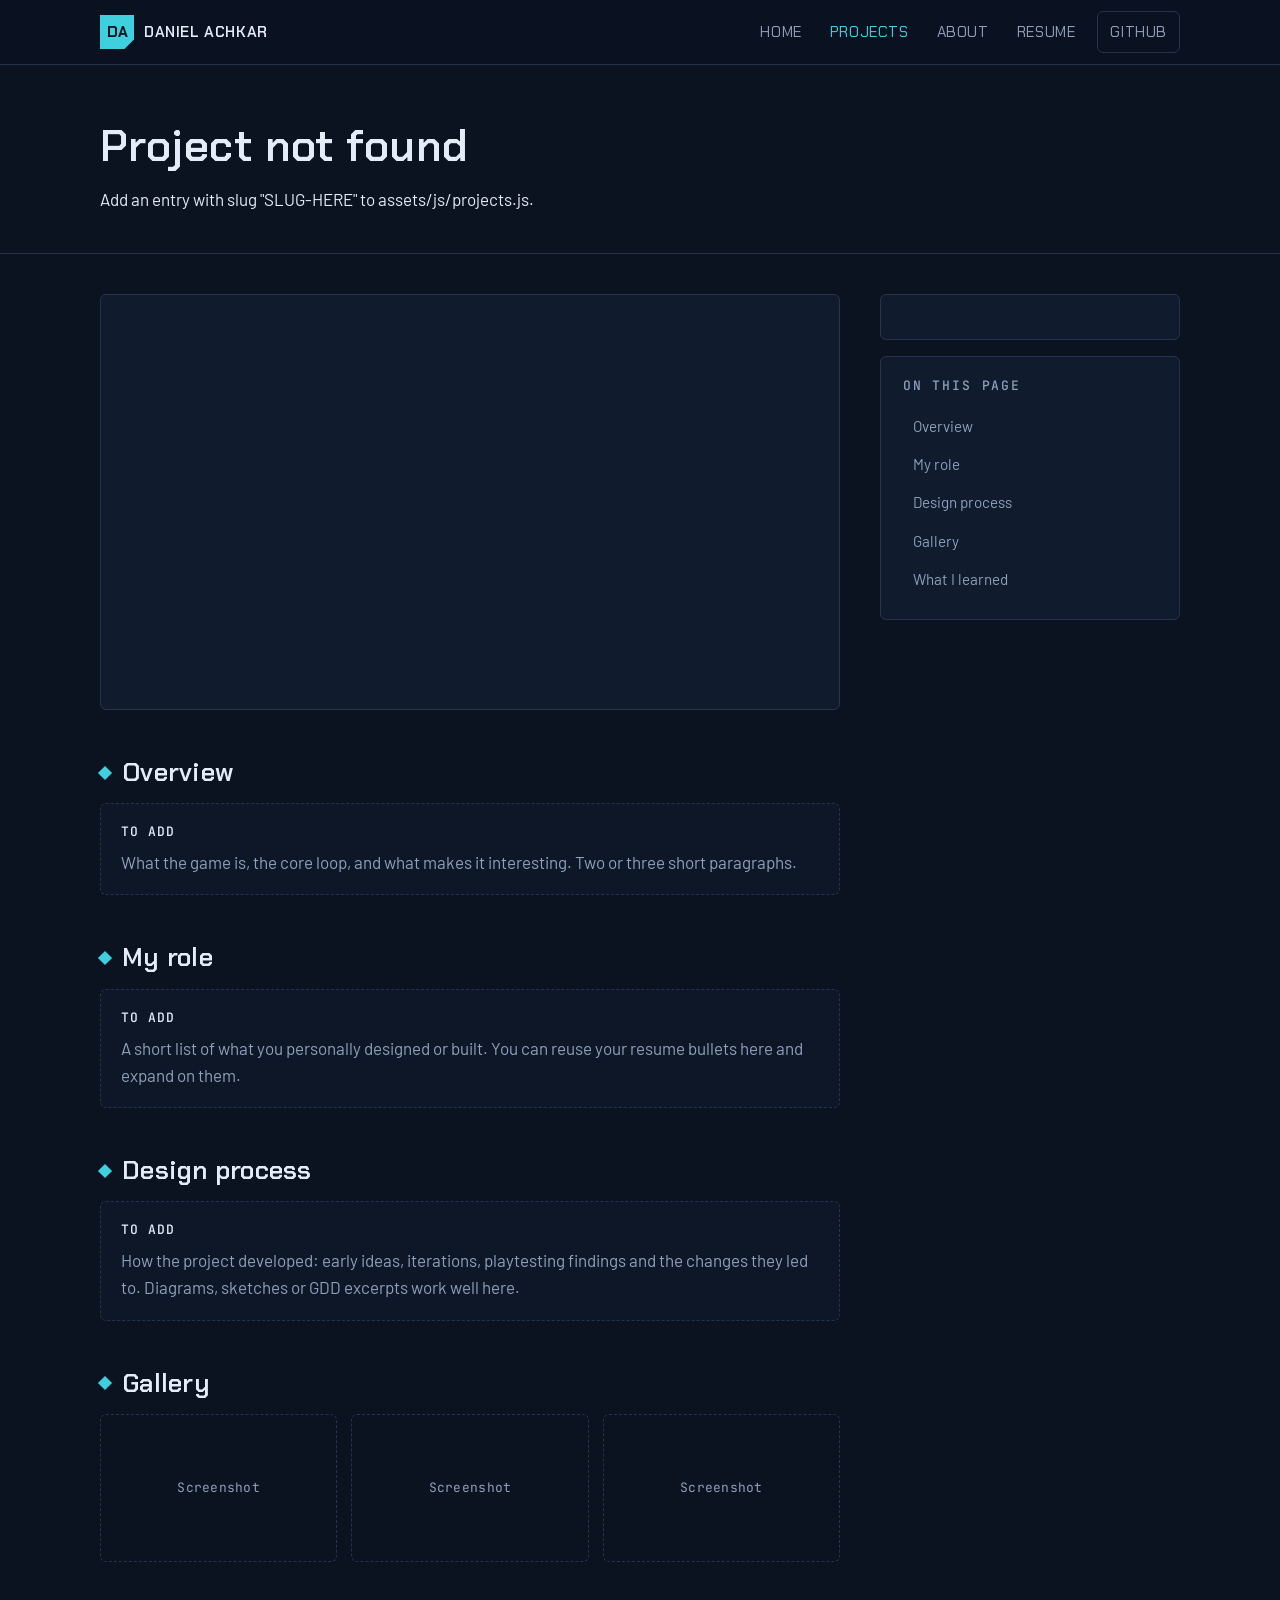
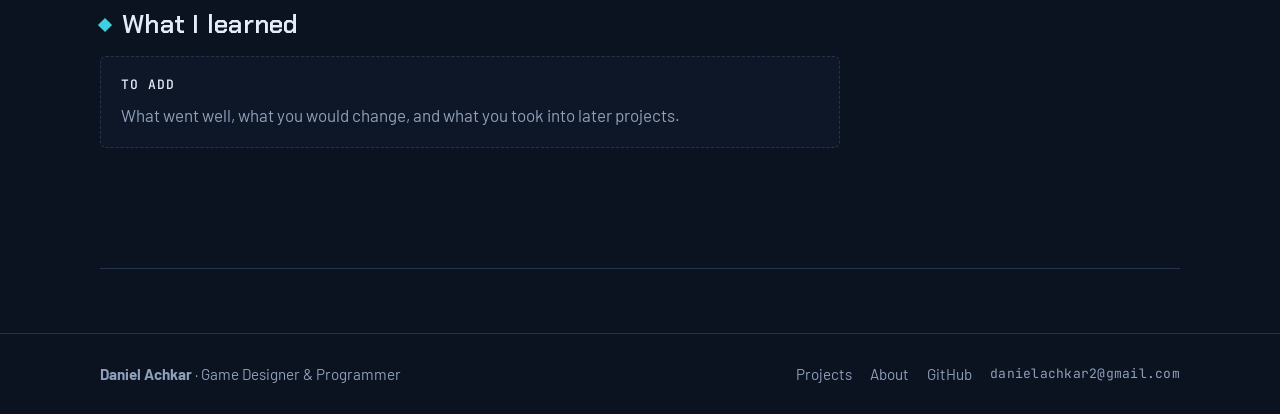
<file: _template/index.html>
<!doctype html>
<html lang="en">
<head>
<meta charset="utf-8">
<meta name="viewport" content="width=device-width, initial-scale=1, viewport-fit=cover">
<title>Project | Daniel Achkar</title>
<link rel="preconnect" href="https://fonts.googleapis.com">
<link rel="preconnect" href="https://fonts.gstatic.com" crossorigin>
<link rel="stylesheet" href="https://fonts.googleapis.com/css2?family=Barlow:wght@400;500;600&family=Chakra+Petch:wght@500;600;700&family=JetBrains+Mono:wght@400;500&display=swap">
<link rel="stylesheet" href="../assets/css/style.css">
</head>
<body>
<!--
  PROJECT PAGE
  1. Set data-slug below to this folder's name (must match the slug in assets/js/projects.js).
  2. The title, one-liner, details panel, video and previous/next buttons fill in automatically.
  3. Replace each grey "To add" box below with your own text and images.
     Images go in assets/img/<slug>/ and are linked as ../assets/img/<slug>/file.jpg
-->
<div id="app" data-root="../" data-page="project" data-slug="SLUG-HERE">
<main>
  <header class="page-head">
    <div class="wrap" data-project-head></div>
  </header>

  <div class="wrap project-layout">
    <article>
      <div class="media" data-project-media></div>

      <section class="content-section" id="overview">
        <h2>Overview</h2>
        <div class="todo"><strong>To add</strong>What the game is, the core loop, and what makes it interesting. Two or three short paragraphs.</div>
      </section>

      <section class="content-section" id="role">
        <h2>My role</h2>
        <div class="todo"><strong>To add</strong>A short list of what you personally designed or built. You can reuse your resume bullets here and expand on them.</div>
      </section>

      <section class="content-section" id="process">
        <h2>Design process</h2>
        <div class="todo"><strong>To add</strong>How the project developed: early ideas, iterations, playtesting findings and the changes they led to. Diagrams, sketches or GDD excerpts work well here.</div>
      </section>

      <section class="content-section" id="gallery">
        <h2>Gallery</h2>
        <div class="gallery">
          <!-- Replace each placeholder with: <figure><img src="../assets/img/SLUG/shot1.jpg" alt="Describe the image"></figure> -->
          <div class="shot-ph mono">Screenshot</div>
          <div class="shot-ph mono">Screenshot</div>
          <div class="shot-ph mono">Screenshot</div>
        </div>
      </section>

      <section class="content-section" id="learned">
        <h2>What I learned</h2>
        <div class="todo"><strong>To add</strong>What went well, what you would change, and what you took into later projects.</div>
      </section>
    </article>

    <aside class="project-aside">
      <div class="panel" data-project-info></div>
      <nav class="panel toc" aria-label="On this page">
        <h2 class="panel-title mono">On this page</h2>
        <ol>
          <li><a href="#overview">Overview</a></li>
          <li><a href="#role">My role</a></li>
          <li><a href="#process">Design process</a></li>
          <li><a href="#gallery">Gallery</a></li>
          <li><a href="#learned">What I learned</a></li>
        </ol>
      </nav>
    </aside>
  </div>

  <div class="wrap">
    <nav class="pager" data-project-pager aria-label="More projects"></nav>
  </div>
</main>
</div>
<script src="../assets/js/projects.js"></script>
<script src="../assets/js/site.js"></script>
</body>
</html>
</file>
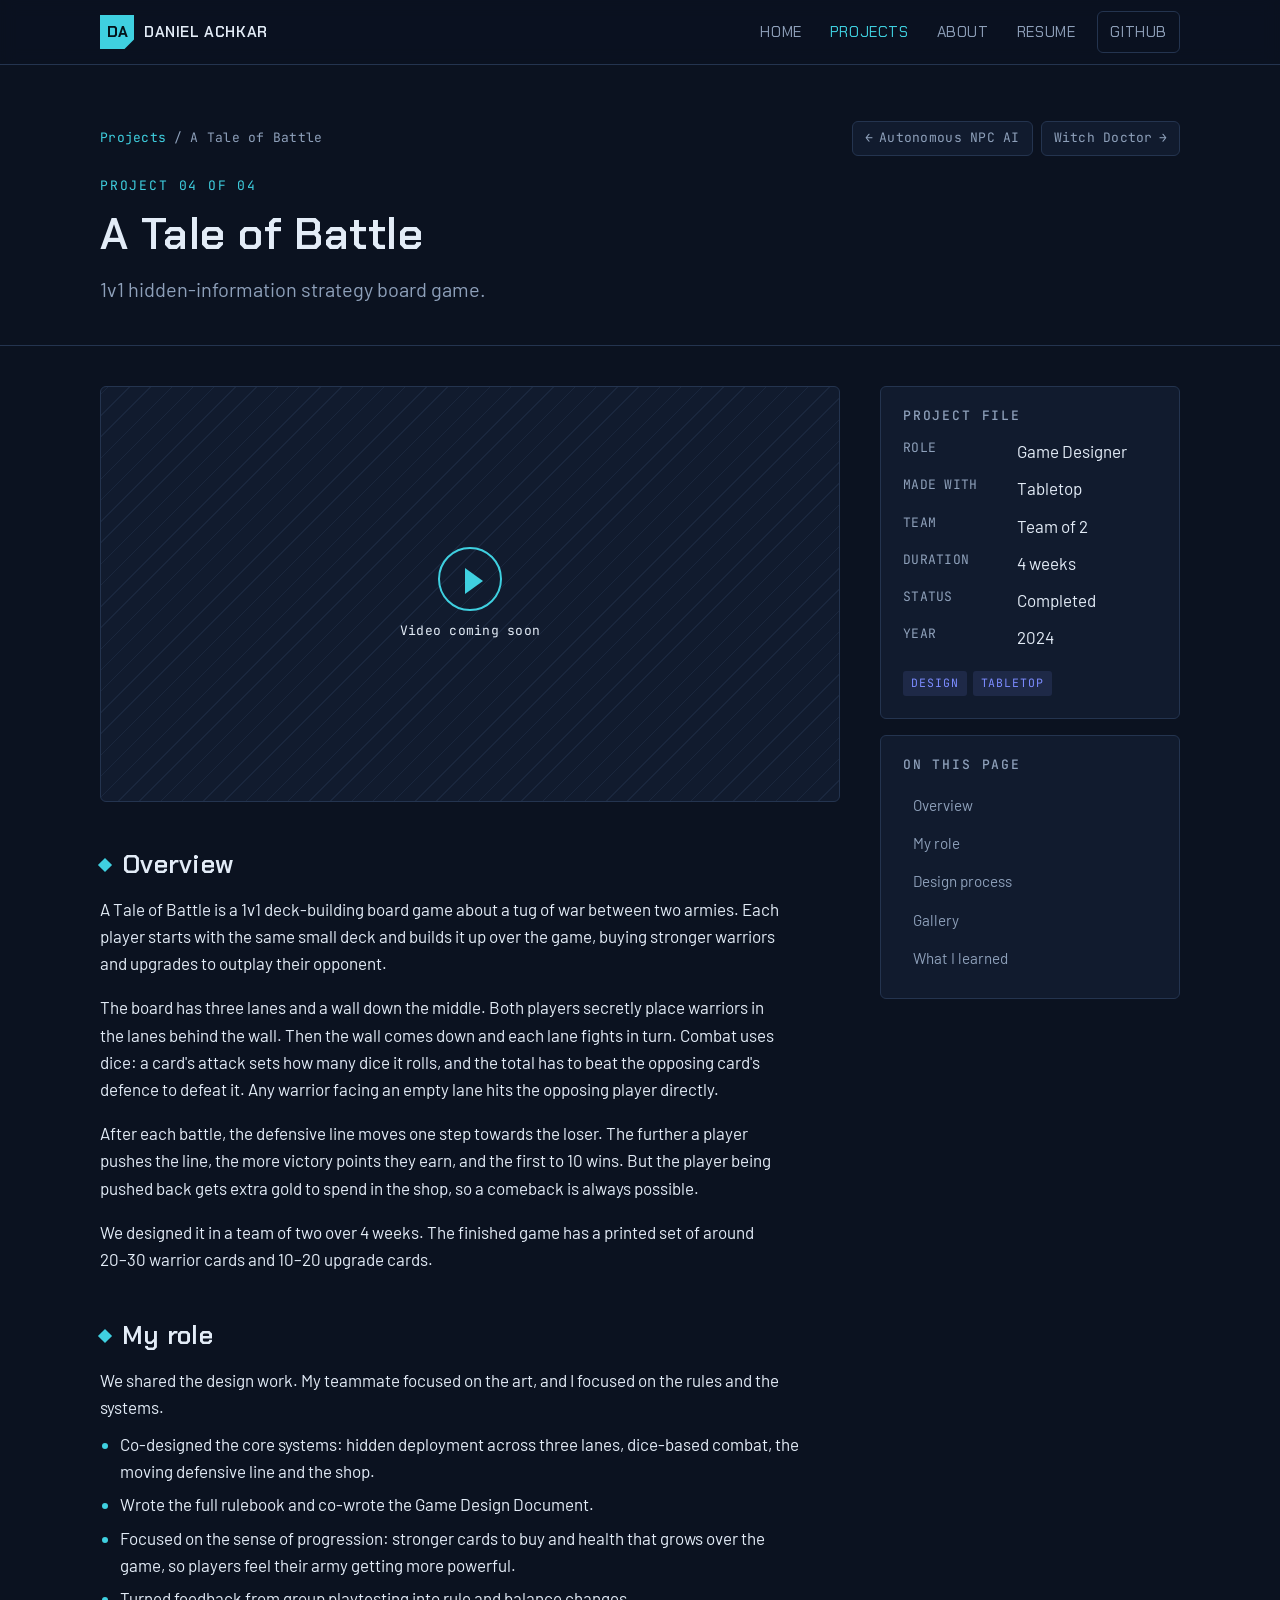
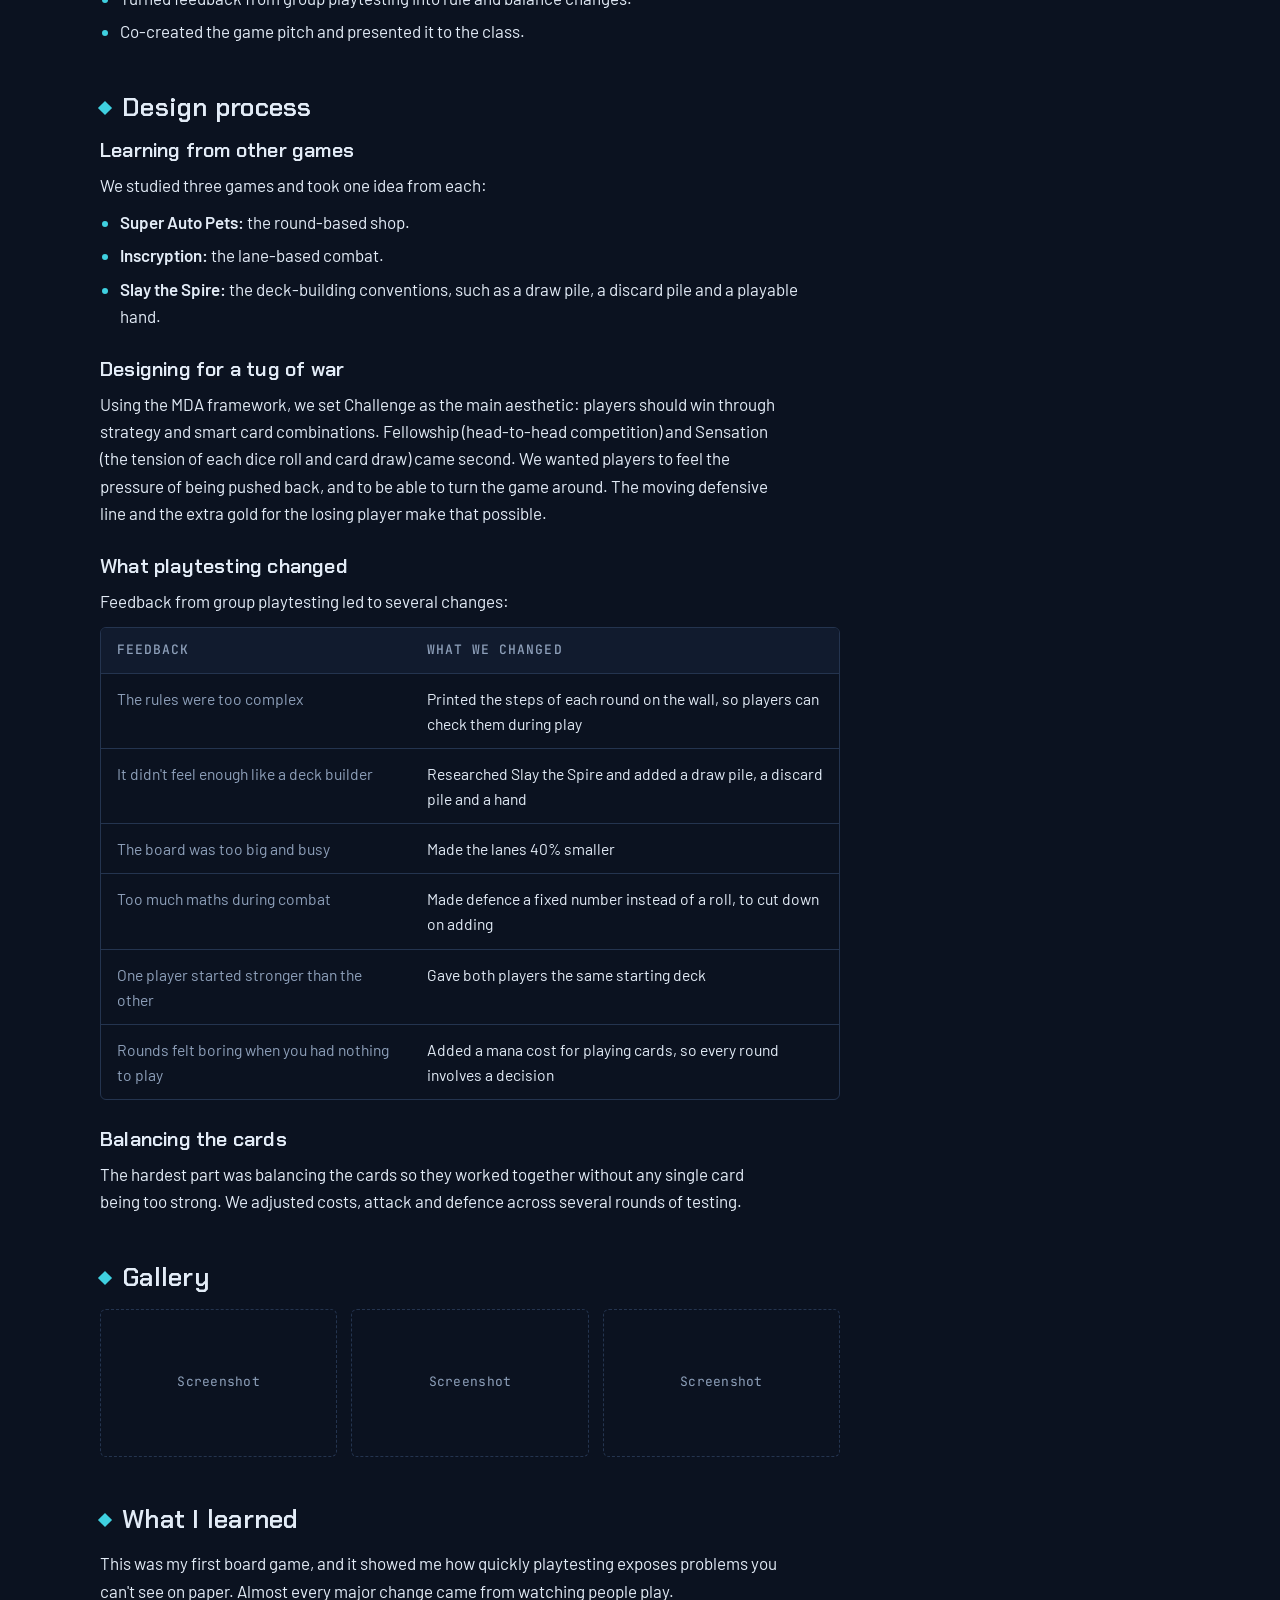
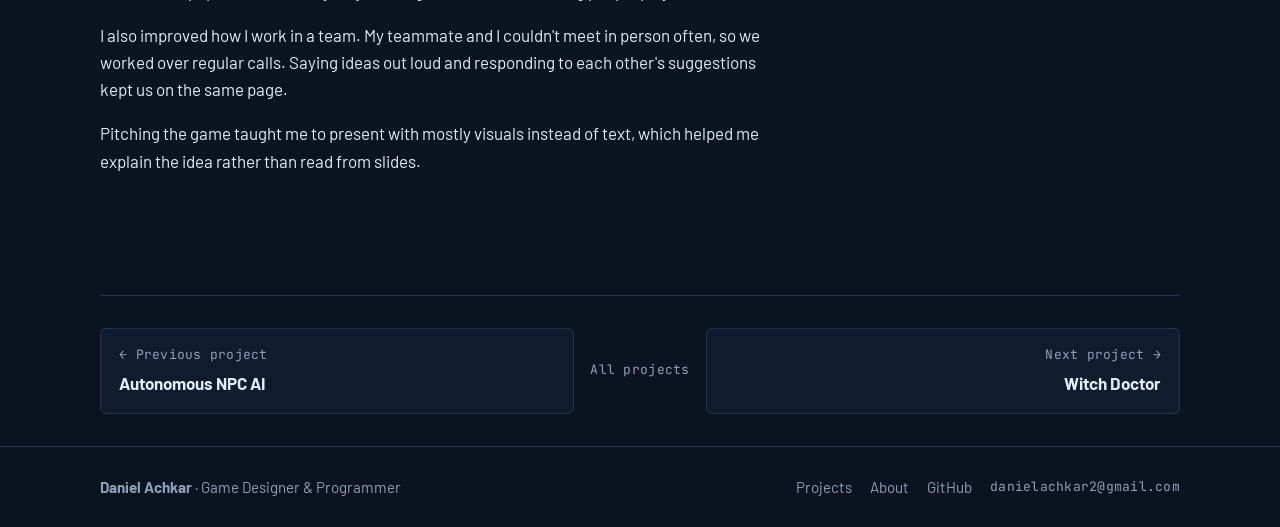
<file: a-tale-of-battle/index.html>
<!doctype html>
<html lang="en">
<head>
<meta charset="utf-8">
<meta name="viewport" content="width=device-width, initial-scale=1, viewport-fit=cover">
<title>Project | Daniel Achkar</title>
<link rel="preconnect" href="https://fonts.googleapis.com">
<link rel="preconnect" href="https://fonts.gstatic.com" crossorigin>
<link rel="stylesheet" href="https://fonts.googleapis.com/css2?family=Barlow:wght@400;500;600&family=Chakra+Petch:wght@500;600;700&family=JetBrains+Mono:wght@400;500&display=swap">
<link rel="stylesheet" href="../assets/css/style.css">
</head>
<body>
<!--
  PROJECT PAGE
  1. Set data-slug below to this folder's name (must match the slug in assets/js/projects.js).
  2. The title, one-liner, details panel, video and previous/next buttons fill in automatically.
  3. Replace each grey "To add" box below with your own text and images.
     Images go in assets/img/<slug>/ and are linked as ../assets/img/<slug>/file.jpg
-->
<div id="app" data-root="../" data-page="project" data-slug="a-tale-of-battle">
<main>
  <header class="page-head">
    <div class="wrap" data-project-head></div>
  </header>

  <div class="wrap project-layout">
    <article>
      <div class="media" data-project-media></div>

      <section class="content-section" id="overview">
        <h2>Overview</h2>
        <p>A Tale of Battle is a 1v1 deck-building board game about a tug of war between two armies. Each player starts with the same small deck and builds it up over the game, buying stronger warriors and upgrades to outplay their opponent.</p>
        <p>The board has three lanes and a wall down the middle. Both players secretly place warriors in the lanes behind the wall. Then the wall comes down and each lane fights in turn. Combat uses dice: a card's attack sets how many dice it rolls, and the total has to beat the opposing card's defence to defeat it. Any warrior facing an empty lane hits the opposing player directly.</p>
        <p>After each battle, the defensive line moves one step towards the loser. The further a player pushes the line, the more victory points they earn, and the first to 10 wins. But the player being pushed back gets extra gold to spend in the shop, so a comeback is always possible.</p>
        <p>We designed it in a team of two over 4 weeks. The finished game has a printed set of around 20–30 warrior cards and 10–20 upgrade cards.</p>
      </section>

      <section class="content-section" id="role">
        <h2>My role</h2>
        <p>We shared the design work. My teammate focused on the art, and I focused on the rules and the systems.</p>
        <ul>
          <li>Co-designed the core systems: hidden deployment across three lanes, dice-based combat, the moving defensive line and the shop.</li>
          <li>Wrote the full rulebook and co-wrote the Game Design Document.</li>
          <li>Focused on the sense of progression: stronger cards to buy and health that grows over the game, so players feel their army getting more powerful.</li>
          <li>Turned feedback from group playtesting into rule and balance changes.</li>
          <li>Co-created the game pitch and presented it to the class.</li>
        </ul>
      </section>

      <section class="content-section" id="process">
        <h2>Design process</h2>
        <h3>Learning from other games</h3>
        <p>We studied three games and took one idea from each:</p>
        <ul>
          <li><strong>Super Auto Pets:</strong> the round-based shop.</li>
          <li><strong>Inscryption:</strong> the lane-based combat.</li>
          <li><strong>Slay the Spire:</strong> the deck-building conventions, such as a draw pile, a discard pile and a playable hand.</li>
        </ul>
        <h3>Designing for a tug of war</h3>
        <p>Using the MDA framework, we set Challenge as the main aesthetic: players should win through strategy and smart card combinations. Fellowship (head-to-head competition) and Sensation (the tension of each dice roll and card draw) came second. We wanted players to feel the pressure of being pushed back, and to be able to turn the game around. The moving defensive line and the extra gold for the losing player make that possible.</p>
        <h3>What playtesting changed</h3>
        <p>Feedback from group playtesting led to several changes:</p>
        <div class="table-wrap">
          <table>
            <thead><tr><th>Feedback</th><th>What we changed</th></tr></thead>
            <tbody>
              <tr><td>The rules were too complex</td><td>Printed the steps of each round on the wall, so players can check them during play</td></tr>
              <tr><td>It didn't feel enough like a deck builder</td><td>Researched Slay the Spire and added a draw pile, a discard pile and a hand</td></tr>
              <tr><td>The board was too big and busy</td><td>Made the lanes 40% smaller</td></tr>
              <tr><td>Too much maths during combat</td><td>Made defence a fixed number instead of a roll, to cut down on adding</td></tr>
              <tr><td>One player started stronger than the other</td><td>Gave both players the same starting deck</td></tr>
              <tr><td>Rounds felt boring when you had nothing to play</td><td>Added a mana cost for playing cards, so every round involves a decision</td></tr>
            </tbody>
          </table>
        </div>
        <h3>Balancing the cards</h3>
        <p>The hardest part was balancing the cards so they worked together without any single card being too strong. We adjusted costs, attack and defence across several rounds of testing.</p>
      </section>

      <section class="content-section" id="gallery">
        <h2>Gallery</h2>
        <div class="gallery">
          <!-- Replace each placeholder with: <figure><img src="../assets/img/a-tale-of-battle/shot1.jpg" alt="Describe the image"></figure> -->
          <div class="shot-ph mono">Screenshot</div>
          <div class="shot-ph mono">Screenshot</div>
          <div class="shot-ph mono">Screenshot</div>
        </div>
      </section>

      <section class="content-section" id="learned">
        <h2>What I learned</h2>
        <p>This was my first board game, and it showed me how quickly playtesting exposes problems you can't see on paper. Almost every major change came from watching people play.</p>
        <p>I also improved how I work in a team. My teammate and I couldn't meet in person often, so we worked over regular calls. Saying ideas out loud and responding to each other's suggestions kept us on the same page.</p>
        <p>Pitching the game taught me to present with mostly visuals instead of text, which helped me explain the idea rather than read from slides.</p>
      </section>
    </article>

    <aside class="project-aside">
      <div class="panel" data-project-info></div>
      <nav class="panel toc" aria-label="On this page">
        <h2 class="panel-title mono">On this page</h2>
        <ol>
          <li><a href="#overview">Overview</a></li>
          <li><a href="#role">My role</a></li>
          <li><a href="#process">Design process</a></li>
          <li><a href="#gallery">Gallery</a></li>
          <li><a href="#learned">What I learned</a></li>
        </ol>
      </nav>
    </aside>
  </div>

  <div class="wrap">
    <nav class="pager" data-project-pager aria-label="More projects"></nav>
  </div>
</main>
</div>
<script src="../assets/js/projects.js"></script>
<script src="../assets/js/site.js"></script>
</body>
</html>
</file>
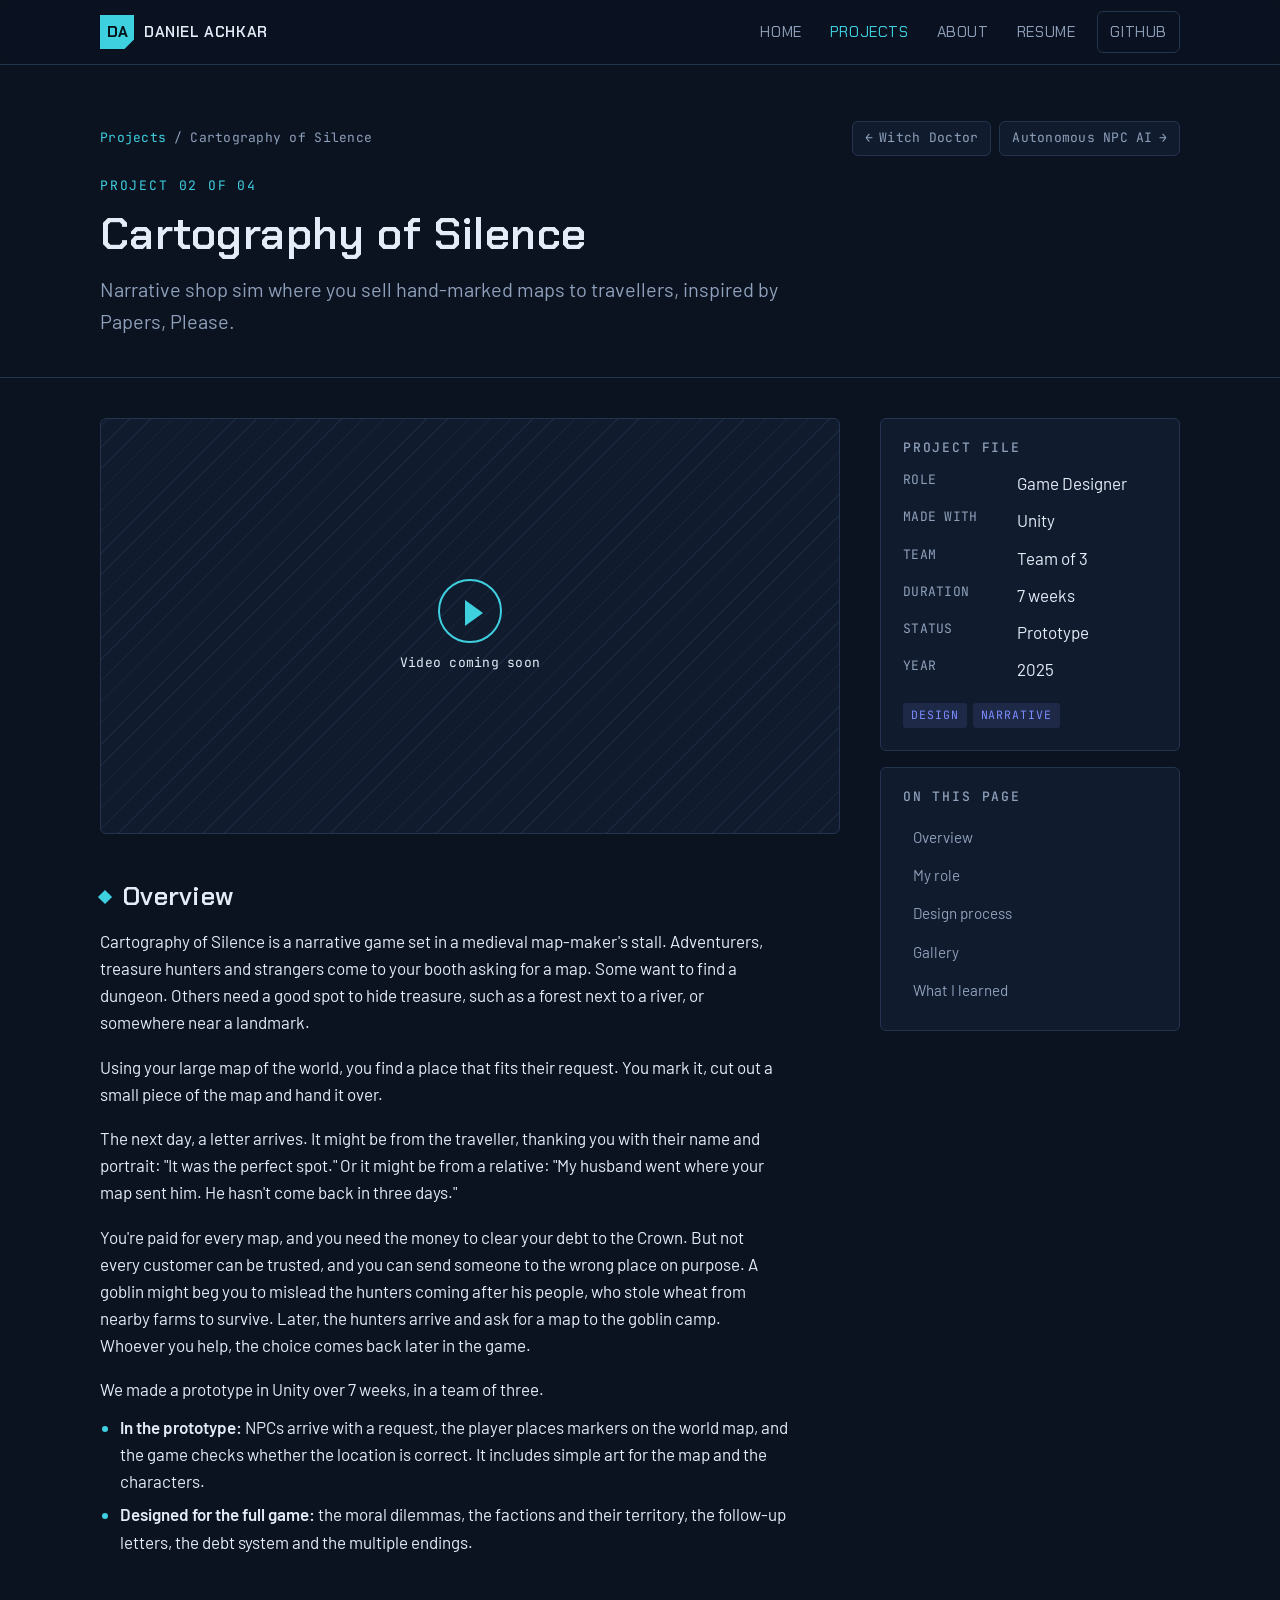
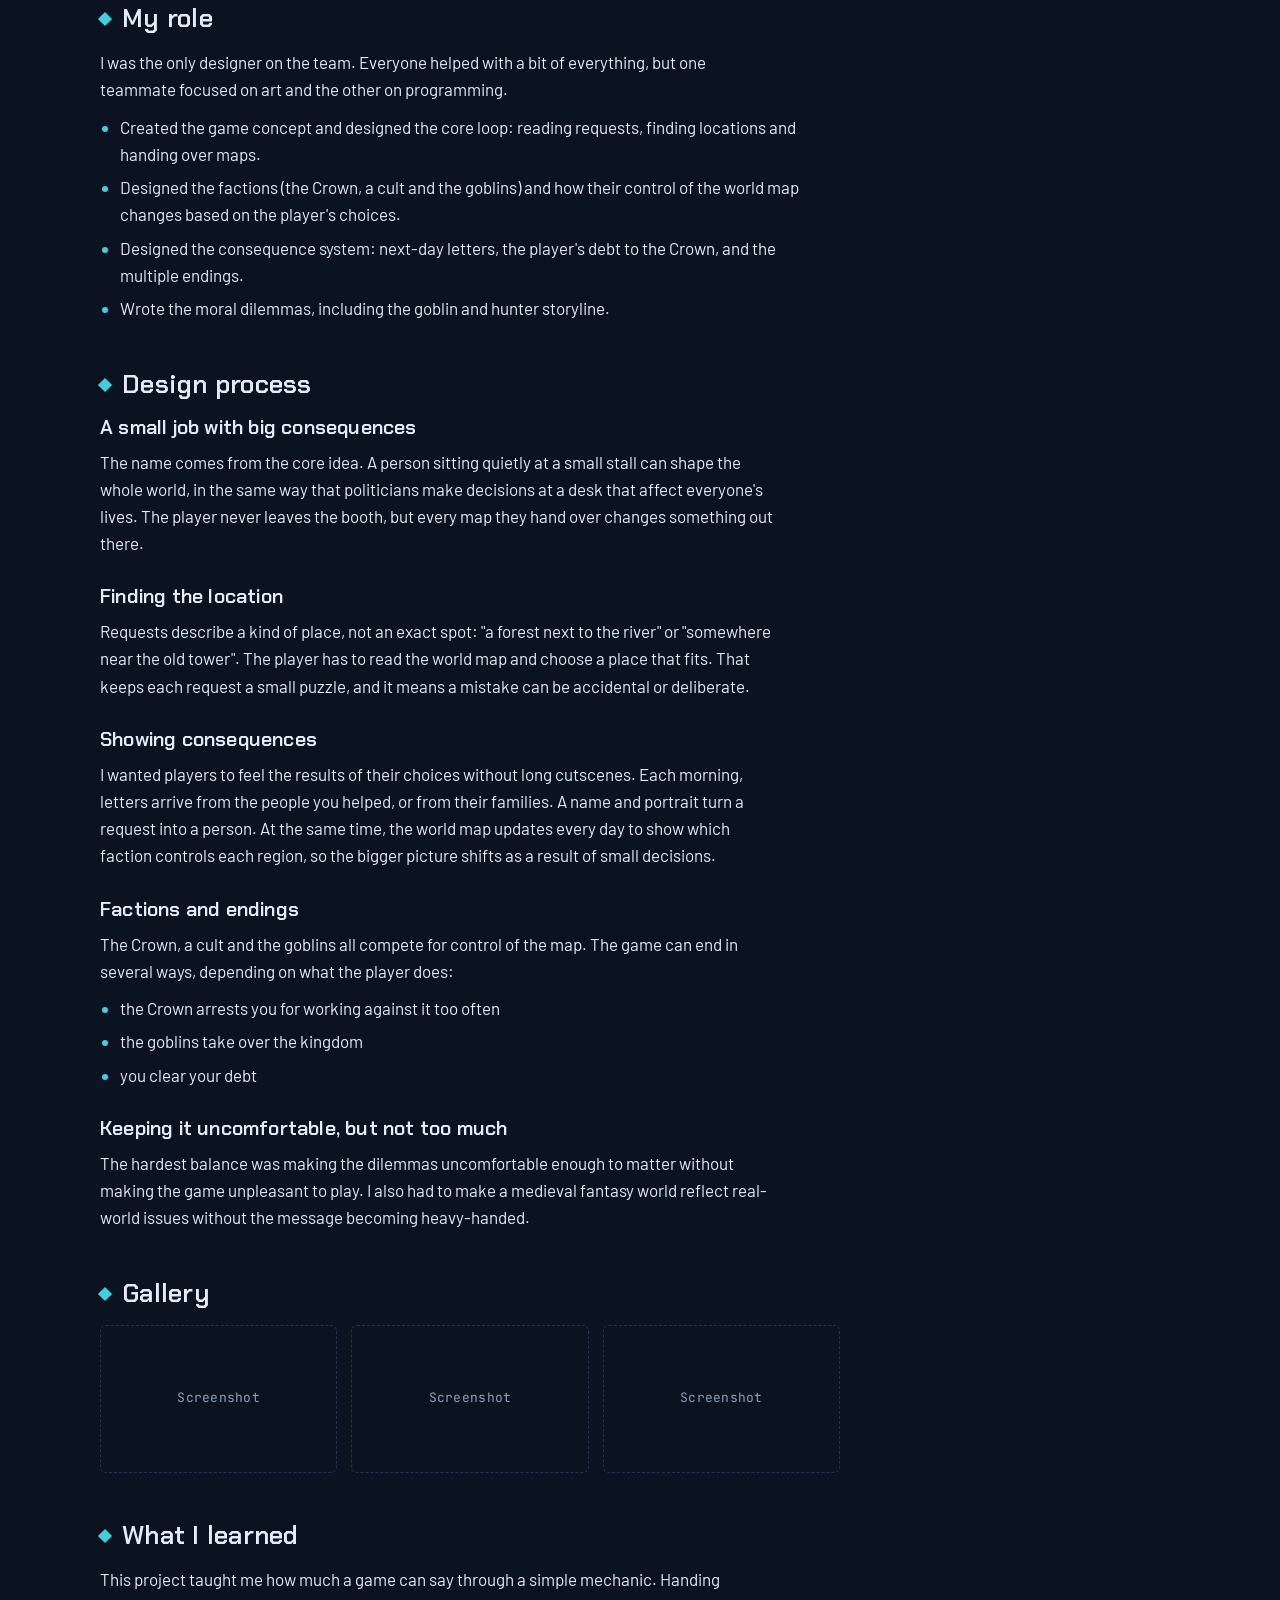
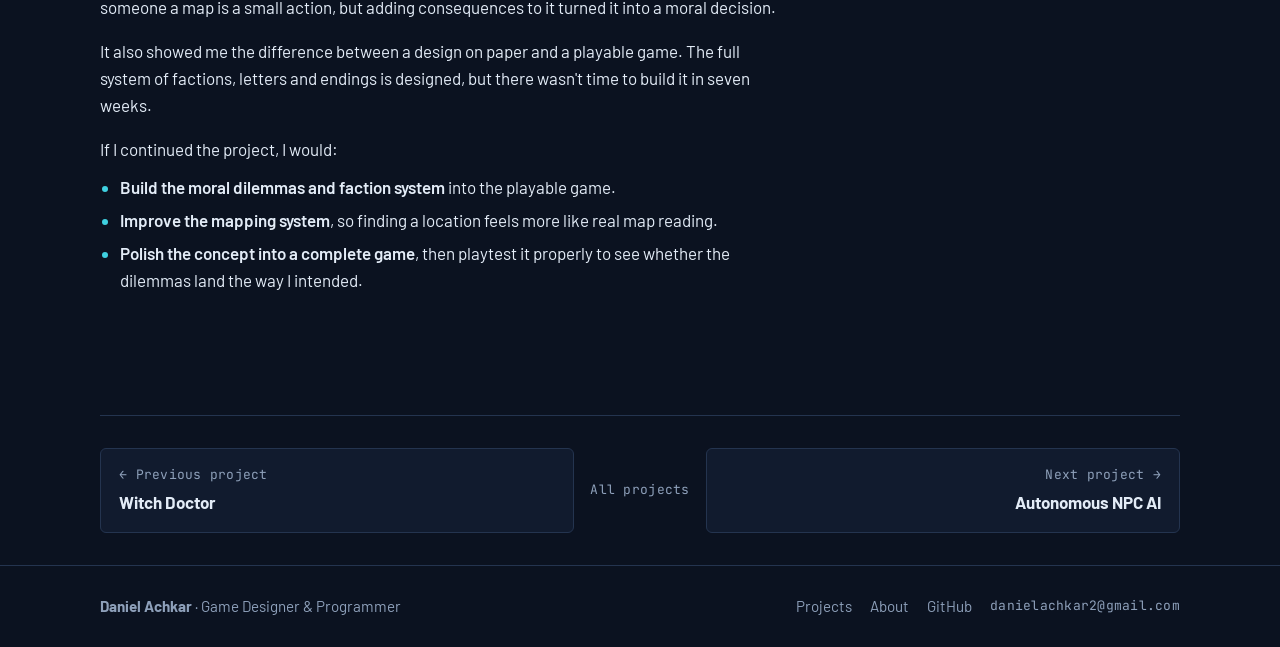
<file: cartography-of-silence/index.html>
<!doctype html>
<html lang="en">
<head>
<meta charset="utf-8">
<meta name="viewport" content="width=device-width, initial-scale=1, viewport-fit=cover">
<title>Project | Daniel Achkar</title>
<link rel="preconnect" href="https://fonts.googleapis.com">
<link rel="preconnect" href="https://fonts.gstatic.com" crossorigin>
<link rel="stylesheet" href="https://fonts.googleapis.com/css2?family=Barlow:wght@400;500;600&family=Chakra+Petch:wght@500;600;700&family=JetBrains+Mono:wght@400;500&display=swap">
<link rel="stylesheet" href="../assets/css/style.css">
</head>
<body>
<!--
  PROJECT PAGE
  1. Set data-slug below to this folder's name (must match the slug in assets/js/projects.js).
  2. The title, one-liner, details panel, video and previous/next buttons fill in automatically.
  3. Replace each grey "To add" box below with your own text and images.
     Images go in assets/img/<slug>/ and are linked as ../assets/img/<slug>/file.jpg
-->
<div id="app" data-root="../" data-page="project" data-slug="cartography-of-silence">
<main>
  <header class="page-head">
    <div class="wrap" data-project-head></div>
  </header>

  <div class="wrap project-layout">
    <article>
      <div class="media" data-project-media></div>

      <section class="content-section" id="overview">
        <h2>Overview</h2>
        <p>Cartography of Silence is a narrative game set in a medieval map-maker's stall. Adventurers, treasure hunters and strangers come to your booth asking for a map. Some want to find a dungeon. Others need a good spot to hide treasure, such as a forest next to a river, or somewhere near a landmark.</p>
        <p>Using your large map of the world, you find a place that fits their request. You mark it, cut out a small piece of the map and hand it over.</p>
        <p>The next day, a letter arrives. It might be from the traveller, thanking you with their name and portrait: "It was the perfect spot." Or it might be from a relative: "My husband went where your map sent him. He hasn't come back in three days."</p>
        <p>You're paid for every map, and you need the money to clear your debt to the Crown. But not every customer can be trusted, and you can send someone to the wrong place on purpose. A goblin might beg you to mislead the hunters coming after his people, who stole wheat from nearby farms to survive. Later, the hunters arrive and ask for a map to the goblin camp. Whoever you help, the choice comes back later in the game.</p>
        <p>We made a prototype in Unity over 7 weeks, in a team of three.</p>
        <ul>
          <li><strong>In the prototype:</strong> NPCs arrive with a request, the player places markers on the world map, and the game checks whether the location is correct. It includes simple art for the map and the characters.</li>
          <li><strong>Designed for the full game:</strong> the moral dilemmas, the factions and their territory, the follow-up letters, the debt system and the multiple endings.</li>
        </ul>
      </section>

      <section class="content-section" id="role">
        <h2>My role</h2>
        <p>I was the only designer on the team. Everyone helped with a bit of everything, but one teammate focused on art and the other on programming.</p>
        <ul>
          <li>Created the game concept and designed the core loop: reading requests, finding locations and handing over maps.</li>
          <li>Designed the factions (the Crown, a cult and the goblins) and how their control of the world map changes based on the player's choices.</li>
          <li>Designed the consequence system: next-day letters, the player's debt to the Crown, and the multiple endings.</li>
          <li>Wrote the moral dilemmas, including the goblin and hunter storyline.</li>
        </ul>
      </section>

      <section class="content-section" id="process">
        <h2>Design process</h2>
        <h3>A small job with big consequences</h3>
        <p>The name comes from the core idea. A person sitting quietly at a small stall can shape the whole world, in the same way that politicians make decisions at a desk that affect everyone's lives. The player never leaves the booth, but every map they hand over changes something out there.</p>
        <h3>Finding the location</h3>
        <p>Requests describe a kind of place, not an exact spot: "a forest next to the river" or "somewhere near the old tower". The player has to read the world map and choose a place that fits. That keeps each request a small puzzle, and it means a mistake can be accidental or deliberate.</p>
        <h3>Showing consequences</h3>
        <p>I wanted players to feel the results of their choices without long cutscenes. Each morning, letters arrive from the people you helped, or from their families. A name and portrait turn a request into a person. At the same time, the world map updates every day to show which faction controls each region, so the bigger picture shifts as a result of small decisions.</p>
        <h3>Factions and endings</h3>
        <p>The Crown, a cult and the goblins all compete for control of the map. The game can end in several ways, depending on what the player does:</p>
        <ul>
          <li>the Crown arrests you for working against it too often</li>
          <li>the goblins take over the kingdom</li>
          <li>you clear your debt</li>
        </ul>
        <h3>Keeping it uncomfortable, but not too much</h3>
        <p>The hardest balance was making the dilemmas uncomfortable enough to matter without making the game unpleasant to play. I also had to make a medieval fantasy world reflect real-world issues without the message becoming heavy-handed.</p>
      </section>

      <section class="content-section" id="gallery">
        <h2>Gallery</h2>
        <div class="gallery">
          <!-- Replace each placeholder with: <figure><img src="../assets/img/cartography-of-silence/shot1.jpg" alt="Describe the image"></figure> -->
          <div class="shot-ph mono">Screenshot</div>
          <div class="shot-ph mono">Screenshot</div>
          <div class="shot-ph mono">Screenshot</div>
        </div>
      </section>

      <section class="content-section" id="learned">
        <h2>What I learned</h2>
        <p>This project taught me how much a game can say through a simple mechanic. Handing someone a map is a small action, but adding consequences to it turned it into a moral decision.</p>
        <p>It also showed me the difference between a design on paper and a playable game. The full system of factions, letters and endings is designed, but there wasn't time to build it in seven weeks.</p>
        <p>If I continued the project, I would:</p>
        <ul>
          <li><strong>Build the moral dilemmas and faction system</strong> into the playable game.</li>
          <li><strong>Improve the mapping system</strong>, so finding a location feels more like real map reading.</li>
          <li><strong>Polish the concept into a complete game</strong>, then playtest it properly to see whether the dilemmas land the way I intended.</li>
        </ul>
      </section>
    </article>

    <aside class="project-aside">
      <div class="panel" data-project-info></div>
      <nav class="panel toc" aria-label="On this page">
        <h2 class="panel-title mono">On this page</h2>
        <ol>
          <li><a href="#overview">Overview</a></li>
          <li><a href="#role">My role</a></li>
          <li><a href="#process">Design process</a></li>
          <li><a href="#gallery">Gallery</a></li>
          <li><a href="#learned">What I learned</a></li>
        </ol>
      </nav>
    </aside>
  </div>

  <div class="wrap">
    <nav class="pager" data-project-pager aria-label="More projects"></nav>
  </div>
</main>
</div>
<script src="../assets/js/projects.js"></script>
<script src="../assets/js/site.js"></script>
</body>
</html>
</file>
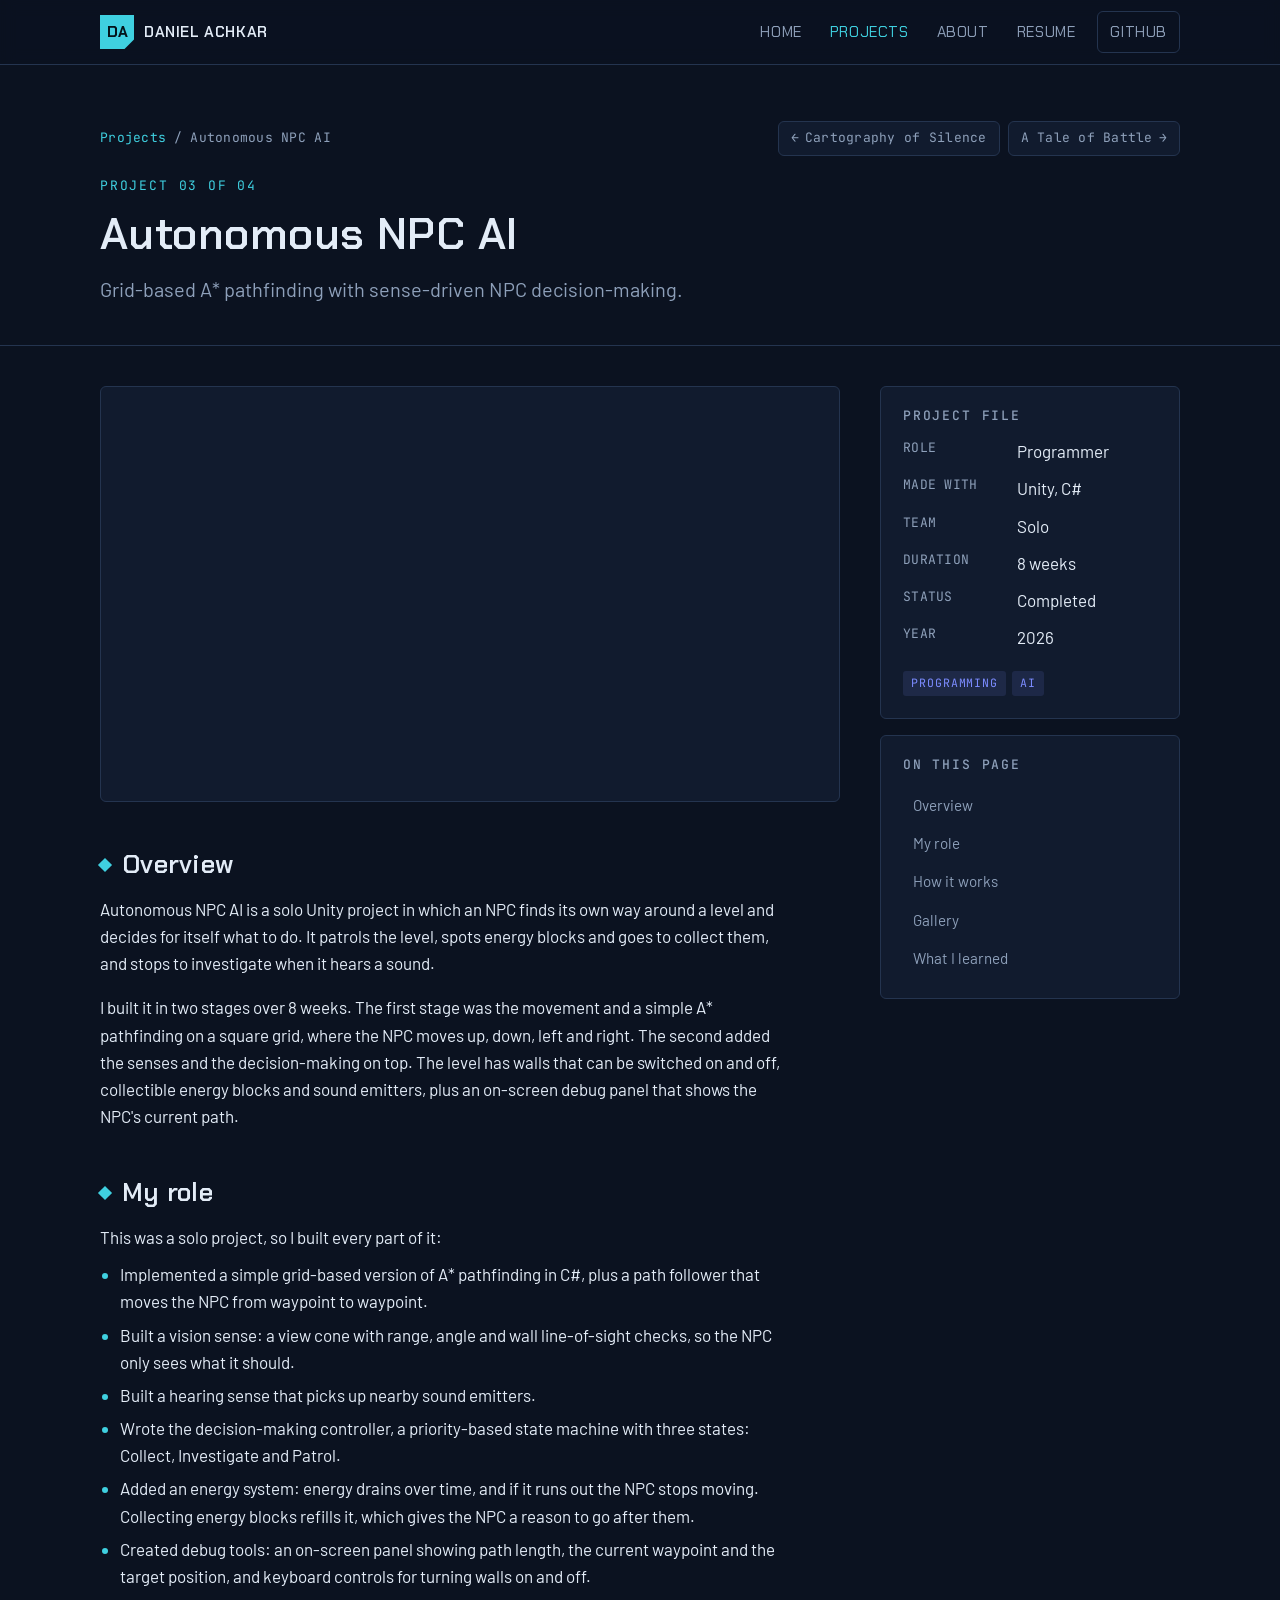
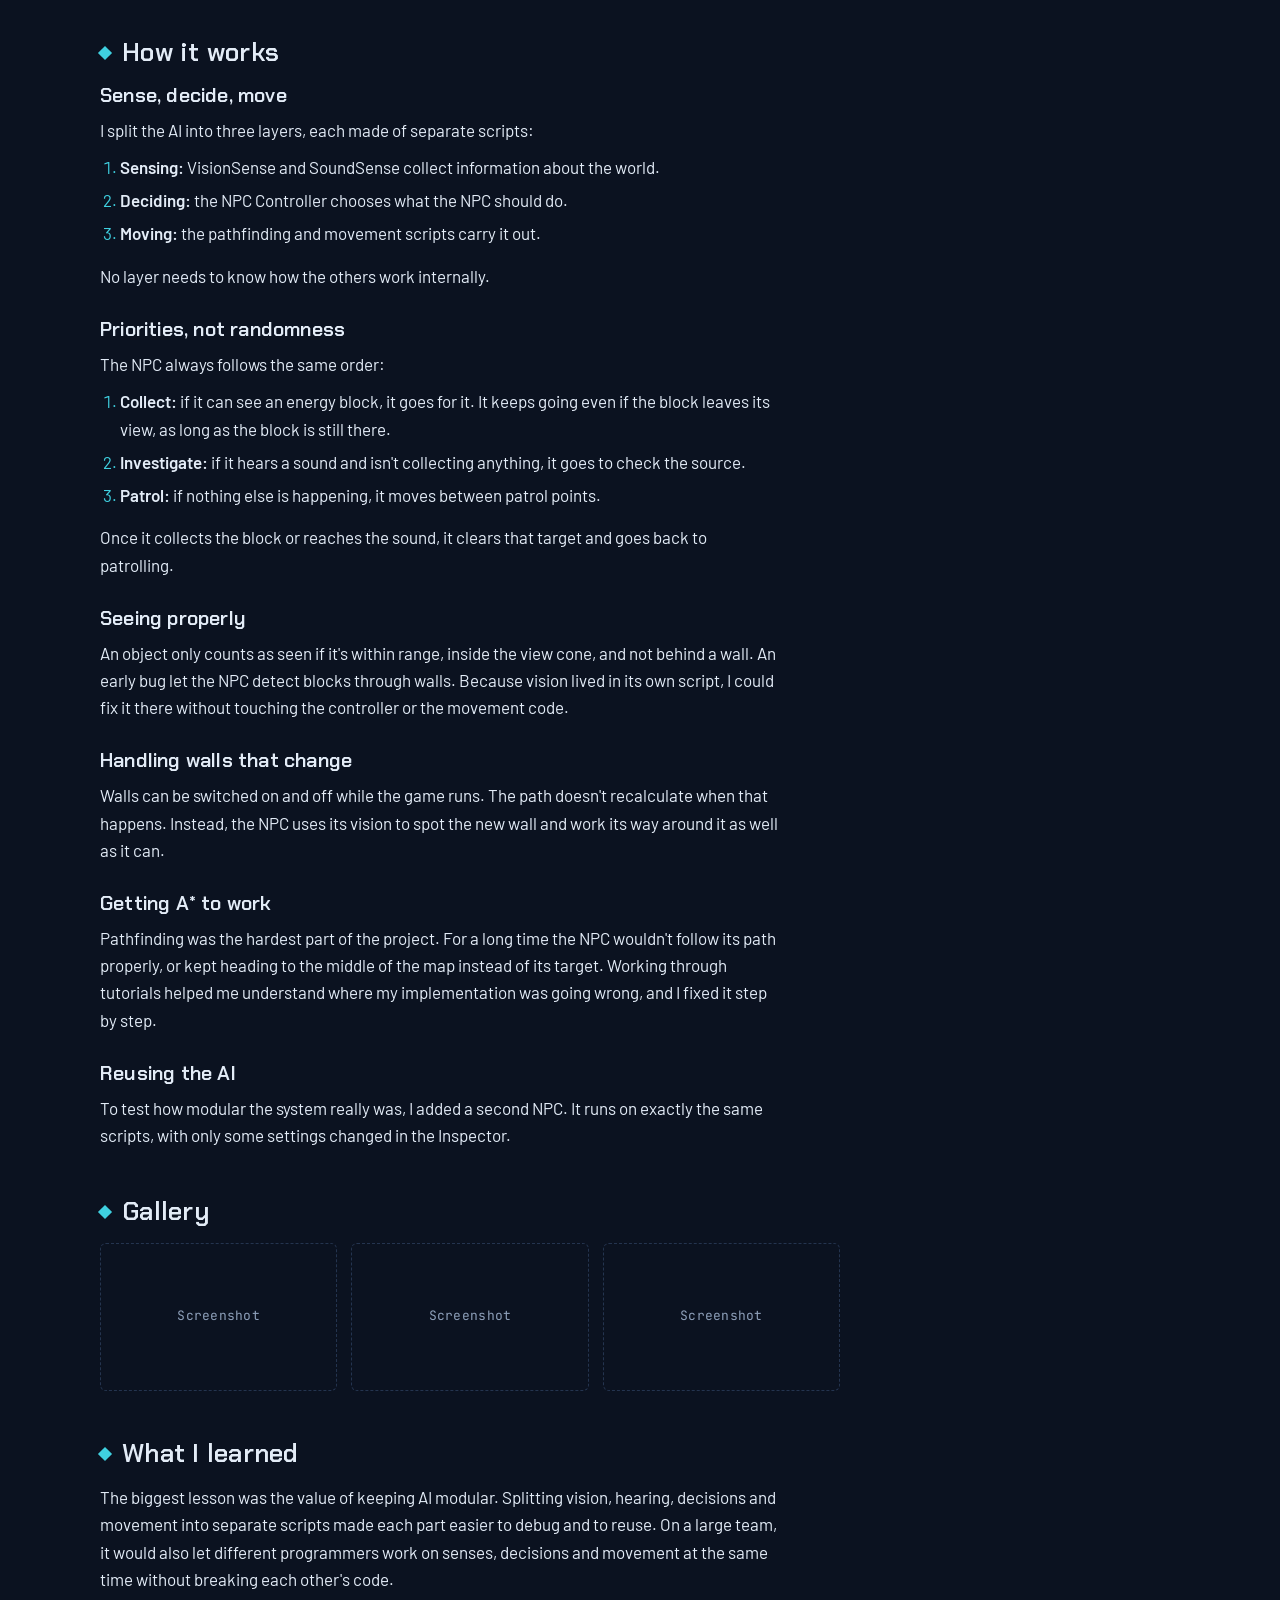
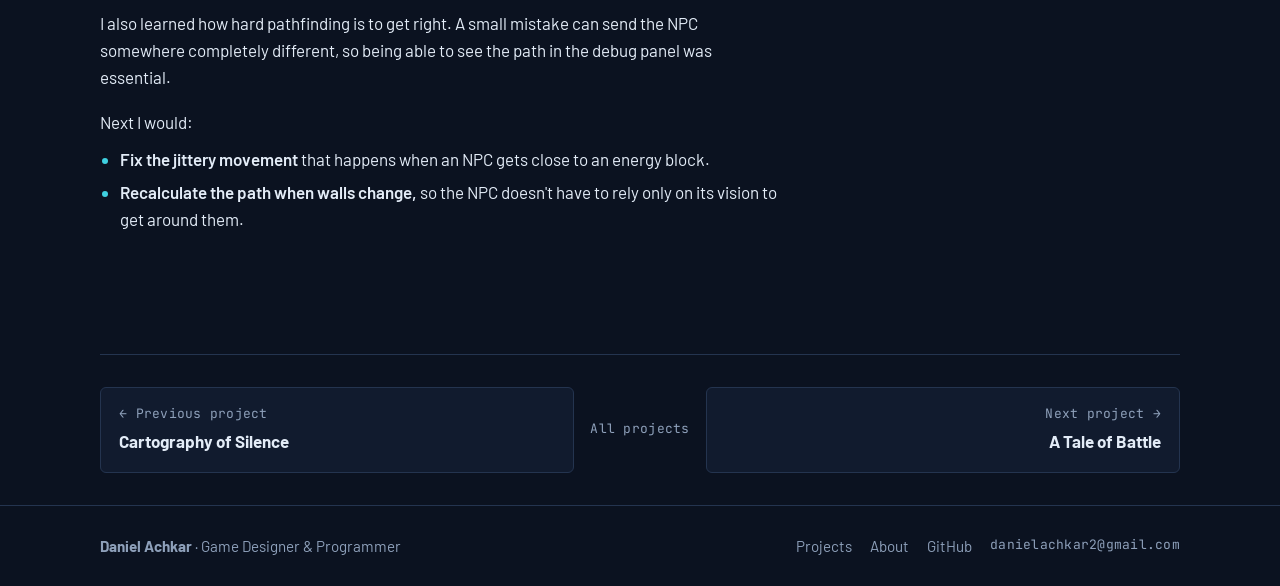
<file: npc-ai/index.html>
<!doctype html>
<html lang="en">
<head>
<meta charset="utf-8">
<meta name="viewport" content="width=device-width, initial-scale=1, viewport-fit=cover">
<title>Project | Daniel Achkar</title>
<link rel="preconnect" href="https://fonts.googleapis.com">
<link rel="preconnect" href="https://fonts.gstatic.com" crossorigin>
<link rel="stylesheet" href="https://fonts.googleapis.com/css2?family=Barlow:wght@400;500;600&family=Chakra+Petch:wght@500;600;700&family=JetBrains+Mono:wght@400;500&display=swap">
<link rel="stylesheet" href="../assets/css/style.css">
</head>
<body>
<!--
  PROJECT PAGE
  1. Set data-slug below to this folder's name (must match the slug in assets/js/projects.js).
  2. The title, one-liner, details panel, video and previous/next buttons fill in automatically.
  3. Replace each grey "To add" box below with your own text and images.
     Images go in assets/img/<slug>/ and are linked as ../assets/img/<slug>/file.jpg
-->
<div id="app" data-root="../" data-page="project" data-slug="npc-ai">
<main>
  <header class="page-head">
    <div class="wrap" data-project-head></div>
  </header>

  <div class="wrap project-layout">
    <article>
      <div class="media" data-project-media></div>

      <section class="content-section" id="overview">
        <h2>Overview</h2>
        <p>Autonomous NPC AI is a solo Unity project in which an NPC finds its own way around a level and decides for itself what to do. It patrols the level, spots energy blocks and goes to collect them, and stops to investigate when it hears a sound.</p>
        <p>I built it in two stages over 8 weeks. The first stage was the movement and a simple A* pathfinding on a square grid, where the NPC moves up, down, left and right. The second added the senses and the decision-making on top. The level has walls that can be switched on and off, collectible energy blocks and sound emitters, plus an on-screen debug panel that shows the NPC's current path.</p>
      </section>

      <section class="content-section" id="role">
        <h2>My role</h2>
        <p>This was a solo project, so I built every part of it:</p>
        <ul>
          <li>Implemented a simple grid-based version of A* pathfinding in C#, plus a path follower that moves the NPC from waypoint to waypoint.</li>
          <li>Built a vision sense: a view cone with range, angle and wall line-of-sight checks, so the NPC only sees what it should.</li>
          <li>Built a hearing sense that picks up nearby sound emitters.</li>
          <li>Wrote the decision-making controller, a priority-based state machine with three states: Collect, Investigate and Patrol.</li>
          <li>Added an energy system: energy drains over time, and if it runs out the NPC stops moving. Collecting energy blocks refills it, which gives the NPC a reason to go after them.</li>
          <li>Created debug tools: an on-screen panel showing path length, the current waypoint and the target position, and keyboard controls for turning walls on and off.</li>
        </ul>
      </section>

      <section class="content-section" id="process">
        <h2>How it works</h2>
        <h3>Sense, decide, move</h3>
        <p>I split the AI into three layers, each made of separate scripts:</p>
        <ol>
          <li><strong>Sensing:</strong> VisionSense and SoundSense collect information about the world.</li>
          <li><strong>Deciding:</strong> the NPC Controller chooses what the NPC should do.</li>
          <li><strong>Moving:</strong> the pathfinding and movement scripts carry it out.</li>
        </ol>
        <p>No layer needs to know how the others work internally.</p>
        <h3>Priorities, not randomness</h3>
        <p>The NPC always follows the same order:</p>
        <ol>
          <li><strong>Collect:</strong> if it can see an energy block, it goes for it. It keeps going even if the block leaves its view, as long as the block is still there.</li>
          <li><strong>Investigate:</strong> if it hears a sound and isn't collecting anything, it goes to check the source.</li>
          <li><strong>Patrol:</strong> if nothing else is happening, it moves between patrol points.</li>
        </ol>
        <p>Once it collects the block or reaches the sound, it clears that target and goes back to patrolling.</p>
        <h3>Seeing properly</h3>
        <p>An object only counts as seen if it's within range, inside the view cone, and not behind a wall. An early bug let the NPC detect blocks through walls. Because vision lived in its own script, I could fix it there without touching the controller or the movement code.</p>
        <h3>Handling walls that change</h3>
        <p>Walls can be switched on and off while the game runs. The path doesn't recalculate when that happens. Instead, the NPC uses its vision to spot the new wall and work its way around it as well as it can.</p>
        <h3>Getting A* to work</h3>
        <p>Pathfinding was the hardest part of the project. For a long time the NPC wouldn't follow its path properly, or kept heading to the middle of the map instead of its target. Working through tutorials helped me understand where my implementation was going wrong, and I fixed it step by step.</p>
        <h3>Reusing the AI</h3>
        <p>To test how modular the system really was, I added a second NPC. It runs on exactly the same scripts, with only some settings changed in the Inspector.</p>
      </section>

      <section class="content-section" id="gallery">
        <h2>Gallery</h2>
        <div class="gallery">
          <!-- Replace each placeholder with: <figure><img src="../assets/img/npc-ai/shot1.jpg" alt="Describe the image"></figure> -->
          <div class="shot-ph mono">Screenshot</div>
          <div class="shot-ph mono">Screenshot</div>
          <div class="shot-ph mono">Screenshot</div>
        </div>
      </section>

      <section class="content-section" id="learned">
        <h2>What I learned</h2>
        <p>The biggest lesson was the value of keeping AI modular. Splitting vision, hearing, decisions and movement into separate scripts made each part easier to debug and to reuse. On a large team, it would also let different programmers work on senses, decisions and movement at the same time without breaking each other's code.</p>
        <p>I also learned how hard pathfinding is to get right. A small mistake can send the NPC somewhere completely different, so being able to see the path in the debug panel was essential.</p>
        <p>Next I would:</p>
        <ul>
          <li><strong>Fix the jittery movement</strong> that happens when an NPC gets close to an energy block.</li>
          <li><strong>Recalculate the path when walls change,</strong> so the NPC doesn't have to rely only on its vision to get around them.</li>
        </ul>
      </section>
    </article>

    <aside class="project-aside">
      <div class="panel" data-project-info></div>
      <nav class="panel toc" aria-label="On this page">
        <h2 class="panel-title mono">On this page</h2>
        <ol>
          <li><a href="#overview">Overview</a></li>
          <li><a href="#role">My role</a></li>
          <li><a href="#process">How it works</a></li>
          <li><a href="#gallery">Gallery</a></li>
          <li><a href="#learned">What I learned</a></li>
        </ol>
      </nav>
    </aside>
  </div>

  <div class="wrap">
    <nav class="pager" data-project-pager aria-label="More projects"></nav>
  </div>
</main>
</div>
<script src="../assets/js/projects.js"></script>
<script src="../assets/js/site.js"></script>
</body>
</html>
</file>
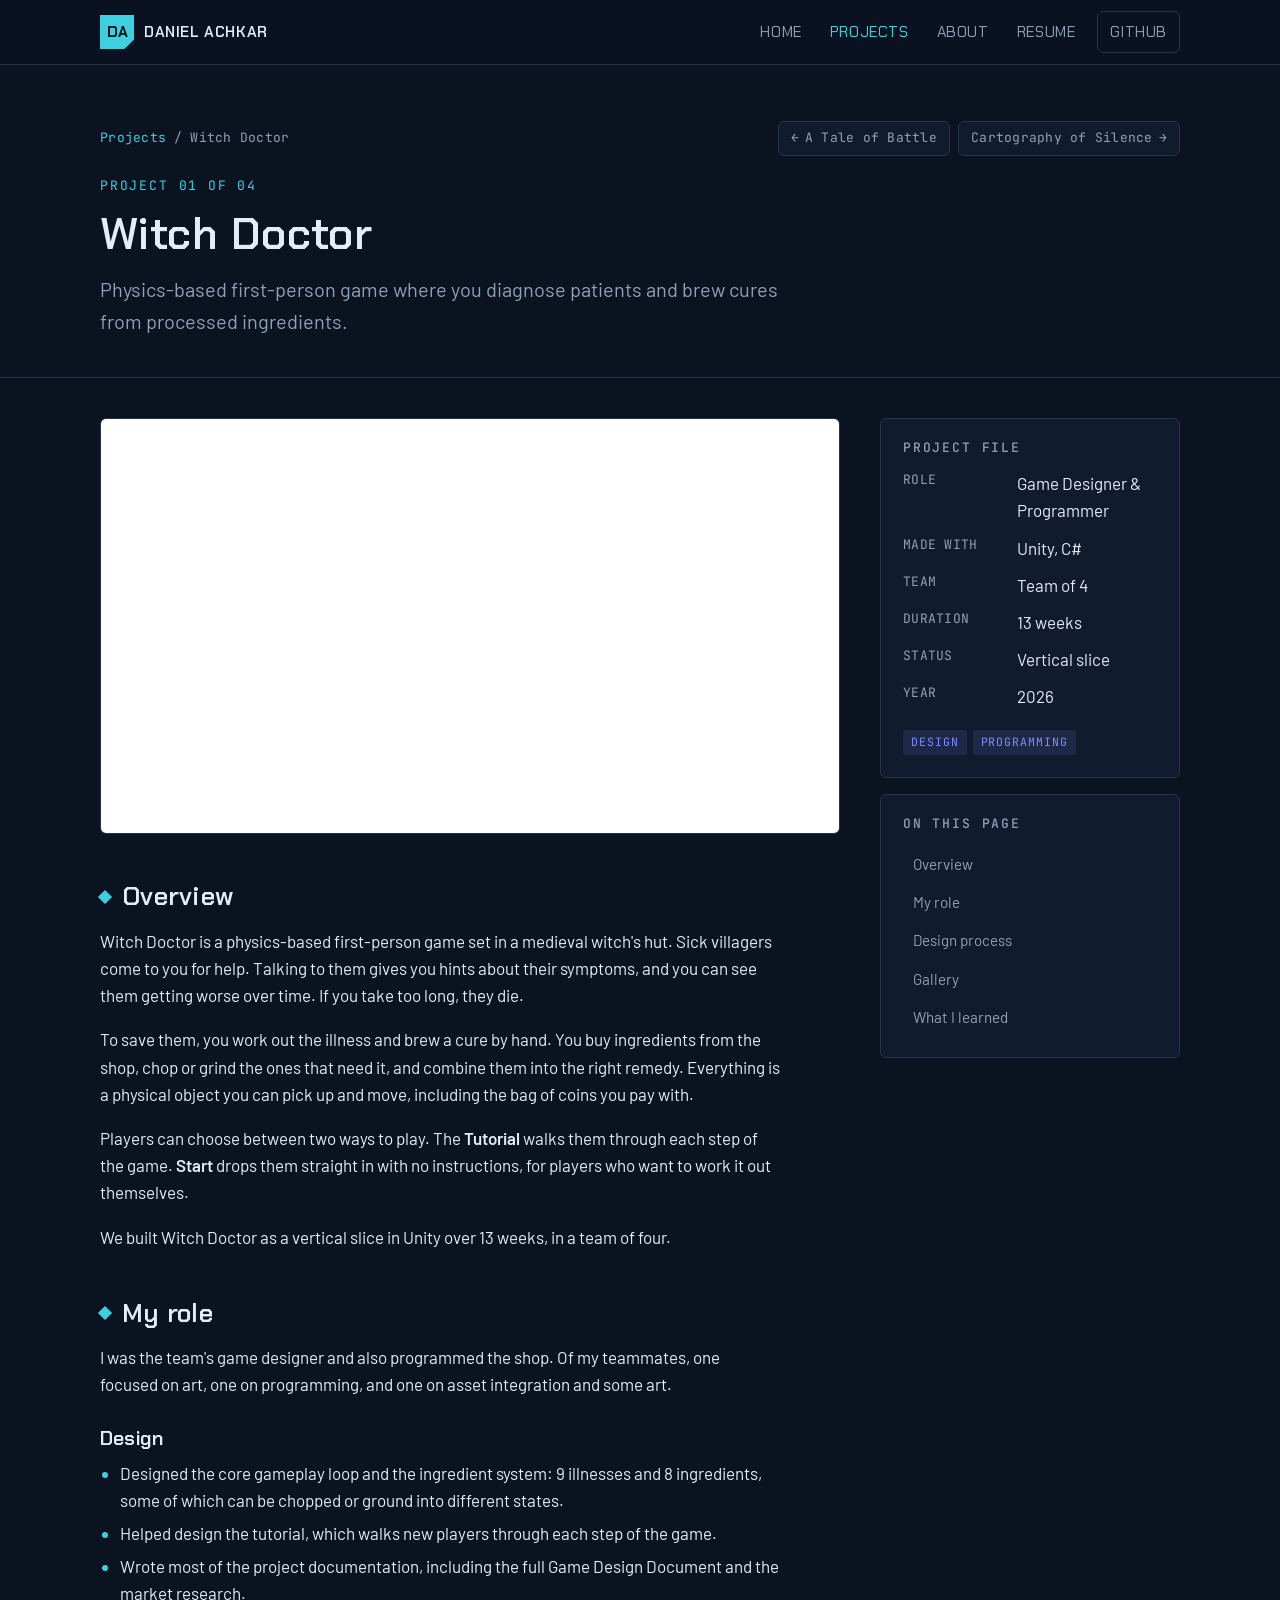
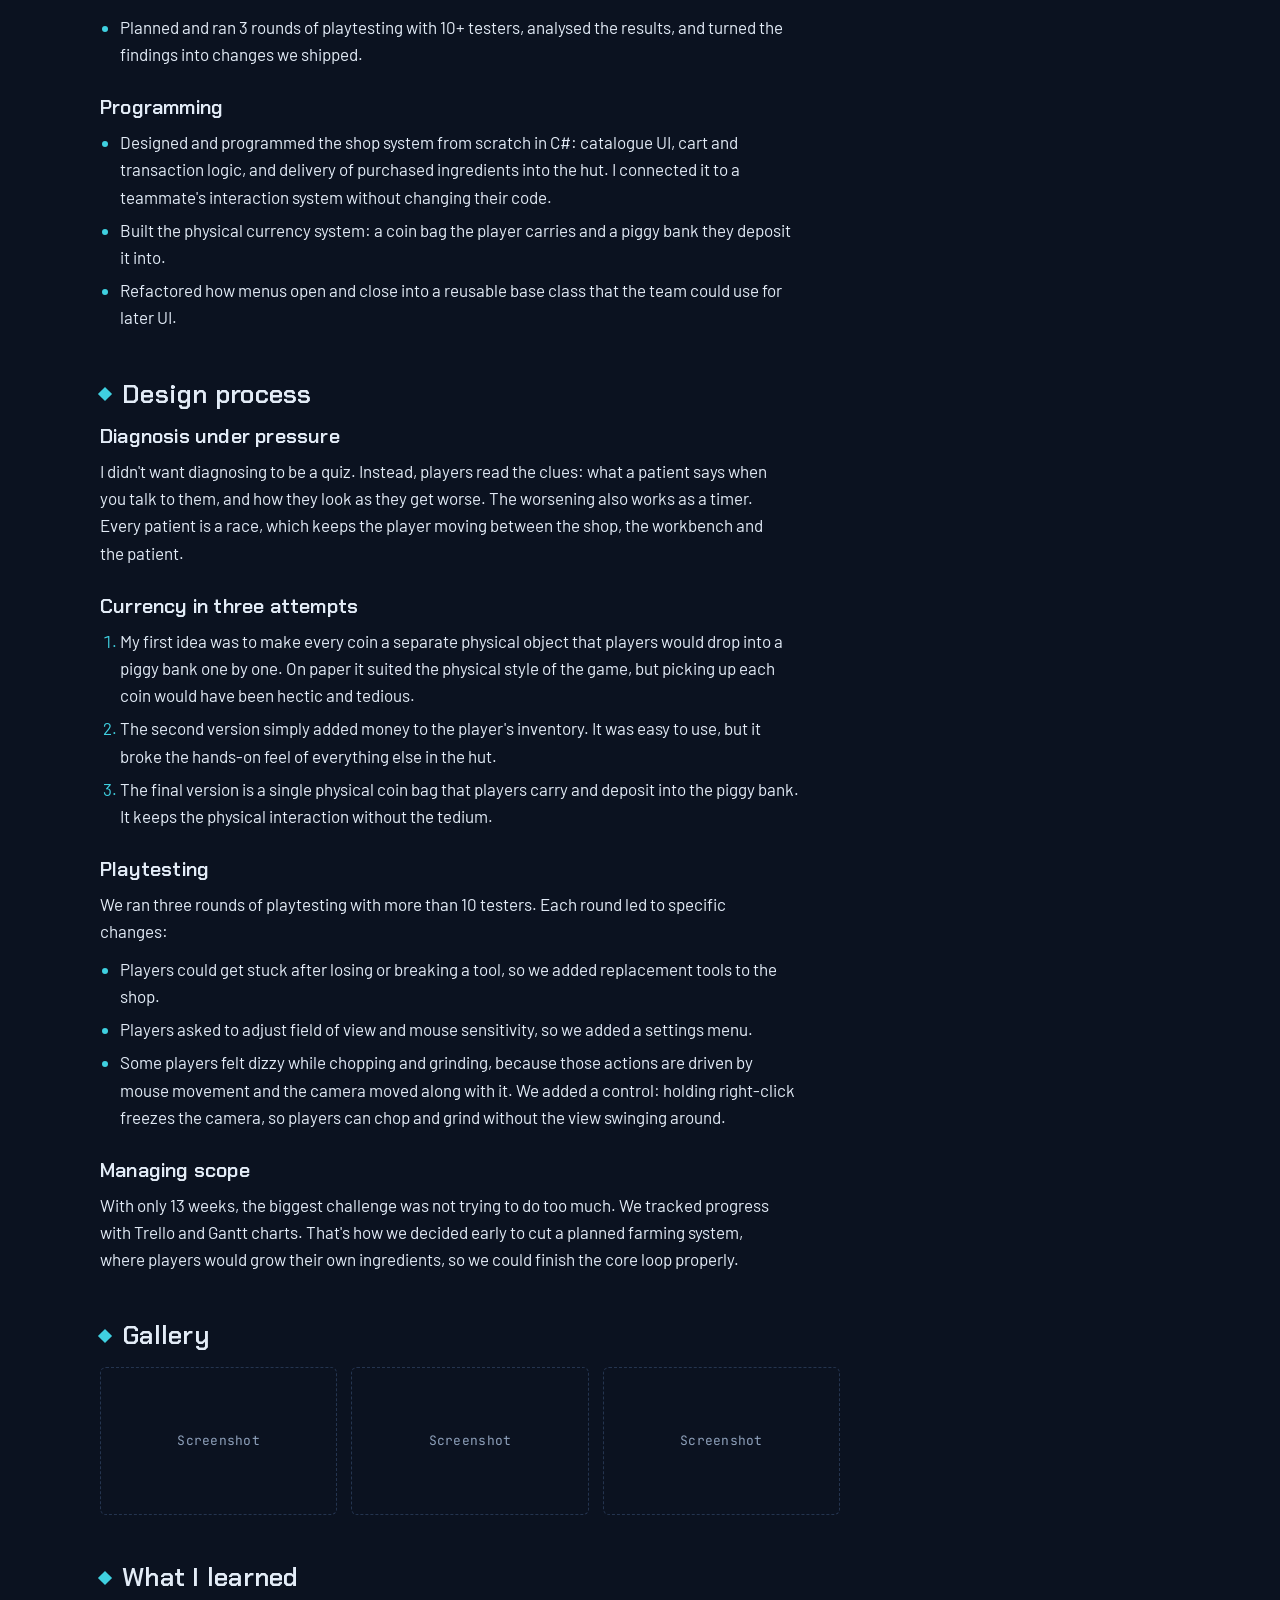
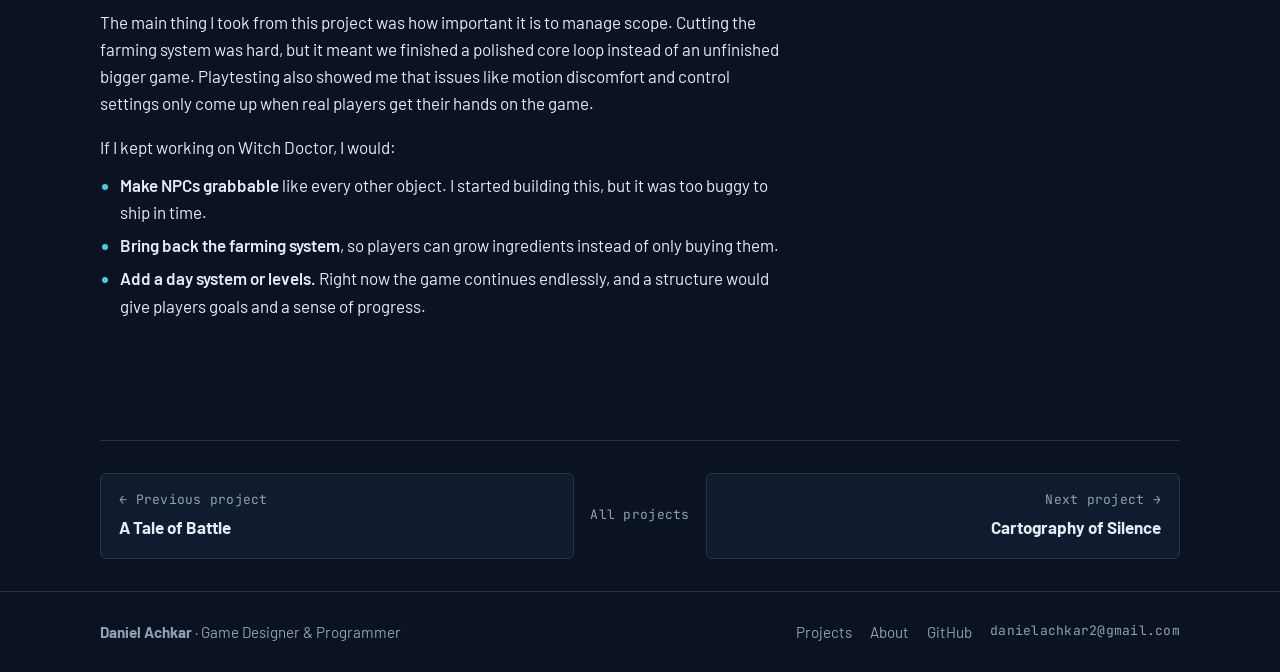
<file: witch-doctor/index.html>
<!doctype html>
<html lang="en">
<head>
<meta charset="utf-8">
<meta name="viewport" content="width=device-width, initial-scale=1, viewport-fit=cover">
<title>Project | Daniel Achkar</title>
<link rel="preconnect" href="https://fonts.googleapis.com">
<link rel="preconnect" href="https://fonts.gstatic.com" crossorigin>
<link rel="stylesheet" href="https://fonts.googleapis.com/css2?family=Barlow:wght@400;500;600&family=Chakra+Petch:wght@500;600;700&family=JetBrains+Mono:wght@400;500&display=swap">
<link rel="stylesheet" href="../assets/css/style.css">
</head>
<body>
<!--
  PROJECT PAGE
  1. Set data-slug below to this folder's name (must match the slug in assets/js/projects.js).
  2. The title, one-liner, details panel, video and previous/next buttons fill in automatically.
  3. Replace each grey "To add" box below with your own text and images.
     Images go in assets/img/<slug>/ and are linked as ../assets/img/<slug>/file.jpg
-->
<div id="app" data-root="../" data-page="project" data-slug="witch-doctor">
<main>
  <header class="page-head">
    <div class="wrap" data-project-head></div>
  </header>

  <div class="wrap project-layout">
    <article>
      <div class="media" data-project-media></div>

      <section class="content-section" id="overview">
        <h2>Overview</h2>
        <p>Witch Doctor is a physics-based first-person game set in a medieval witch's hut. Sick villagers come to you for help. Talking to them gives you hints about their symptoms, and you can see them getting worse over time. If you take too long, they die.</p>
        <p>To save them, you work out the illness and brew a cure by hand. You buy ingredients from the shop, chop or grind the ones that need it, and combine them into the right remedy. Everything is a physical object you can pick up and move, including the bag of coins you pay with.</p>
        <p>Players can choose between two ways to play. The <strong>Tutorial</strong> walks them through each step of the game. <strong>Start</strong> drops them straight in with no instructions, for players who want to work it out themselves.</p>
        <p>We built Witch Doctor as a vertical slice in Unity over 13 weeks, in a team of four.</p>
      </section>

      <section class="content-section" id="role">
        <h2>My role</h2>
        <p>I was the team's game designer and also programmed the shop. Of my teammates, one focused on art, one on programming, and one on asset integration and some art.</p>
        <h3>Design</h3>
        <ul>
          <li>Designed the core gameplay loop and the ingredient system: 9 illnesses and 8 ingredients, some of which can be chopped or ground into different states.</li>
          <li>Helped design the tutorial, which walks new players through each step of the game.</li>
          <li>Wrote most of the project documentation, including the full Game Design Document and the market research.</li>
          <li>Planned and ran 3 rounds of playtesting with 10+ testers, analysed the results, and turned the findings into changes we shipped.</li>
        </ul>
        <h3>Programming</h3>
        <ul>
          <li>Designed and programmed the shop system from scratch in C#: catalogue UI, cart and transaction logic, and delivery of purchased ingredients into the hut. I connected it to a teammate's interaction system without changing their code.</li>
          <li>Built the physical currency system: a coin bag the player carries and a piggy bank they deposit it into.</li>
          <li>Refactored how menus open and close into a reusable base class that the team could use for later UI.</li>
        </ul>
      </section>

      <section class="content-section" id="process">
        <h2>Design process</h2>
        <h3>Diagnosis under pressure</h3>
        <p>I didn't want diagnosing to be a quiz. Instead, players read the clues: what a patient says when you talk to them, and how they look as they get worse. The worsening also works as a timer. Every patient is a race, which keeps the player moving between the shop, the workbench and the patient.</p>
        <h3>Currency in three attempts</h3>
        <ol>
          <li>My first idea was to make every coin a separate physical object that players would drop into a piggy bank one by one. On paper it suited the physical style of the game, but picking up each coin would have been hectic and tedious.</li>
          <li>The second version simply added money to the player's inventory. It was easy to use, but it broke the hands-on feel of everything else in the hut.</li>
          <li>The final version is a single physical coin bag that players carry and deposit into the piggy bank. It keeps the physical interaction without the tedium.</li>
        </ol>
        <h3>Playtesting</h3>
        <p>We ran three rounds of playtesting with more than 10 testers. Each round led to specific changes:</p>
        <ul>
          <li>Players could get stuck after losing or breaking a tool, so we added replacement tools to the shop.</li>
          <li>Players asked to adjust field of view and mouse sensitivity, so we added a settings menu.</li>
          <li>Some players felt dizzy while chopping and grinding, because those actions are driven by mouse movement and the camera moved along with it. We added a control: holding right-click freezes the camera, so players can chop and grind without the view swinging around.</li>
        </ul>
        <h3>Managing scope</h3>
        <p>With only 13 weeks, the biggest challenge was not trying to do too much. We tracked progress with Trello and Gantt charts. That's how we decided early to cut a planned farming system, where players would grow their own ingredients, so we could finish the core loop properly.</p>
      </section>

      <section class="content-section" id="gallery">
        <h2>Gallery</h2>
        <div class="gallery">
          <!-- Replace each placeholder with: <figure><img src="../assets/img/witch-doctor/shot1.jpg" alt="Describe the image"></figure> -->
          <div class="shot-ph mono">Screenshot</div>
          <div class="shot-ph mono">Screenshot</div>
          <div class="shot-ph mono">Screenshot</div>
        </div>
      </section>

      <section class="content-section" id="learned">
        <h2>What I learned</h2>
        <p>The main thing I took from this project was how important it is to manage scope. Cutting the farming system was hard, but it meant we finished a polished core loop instead of an unfinished bigger game. Playtesting also showed me that issues like motion discomfort and control settings only come up when real players get their hands on the game.</p>
        <p>If I kept working on Witch Doctor, I would:</p>
        <ul>
          <li><strong>Make NPCs grabbable</strong> like every other object. I started building this, but it was too buggy to ship in time.</li>
          <li><strong>Bring back the farming system</strong>, so players can grow ingredients instead of only buying them.</li>
          <li><strong>Add a day system or levels.</strong> Right now the game continues endlessly, and a structure would give players goals and a sense of progress.</li>
        </ul>
      </section>
    </article>

    <aside class="project-aside">
      <div class="panel" data-project-info></div>
      <nav class="panel toc" aria-label="On this page">
        <h2 class="panel-title mono">On this page</h2>
        <ol>
          <li><a href="#overview">Overview</a></li>
          <li><a href="#role">My role</a></li>
          <li><a href="#process">Design process</a></li>
          <li><a href="#gallery">Gallery</a></li>
          <li><a href="#learned">What I learned</a></li>
        </ol>
      </nav>
    </aside>
  </div>

  <div class="wrap">
    <nav class="pager" data-project-pager aria-label="More projects"></nav>
  </div>
</main>
</div>
<script src="../assets/js/projects.js"></script>
<script src="../assets/js/site.js"></script>
</body>
</html>
</file>
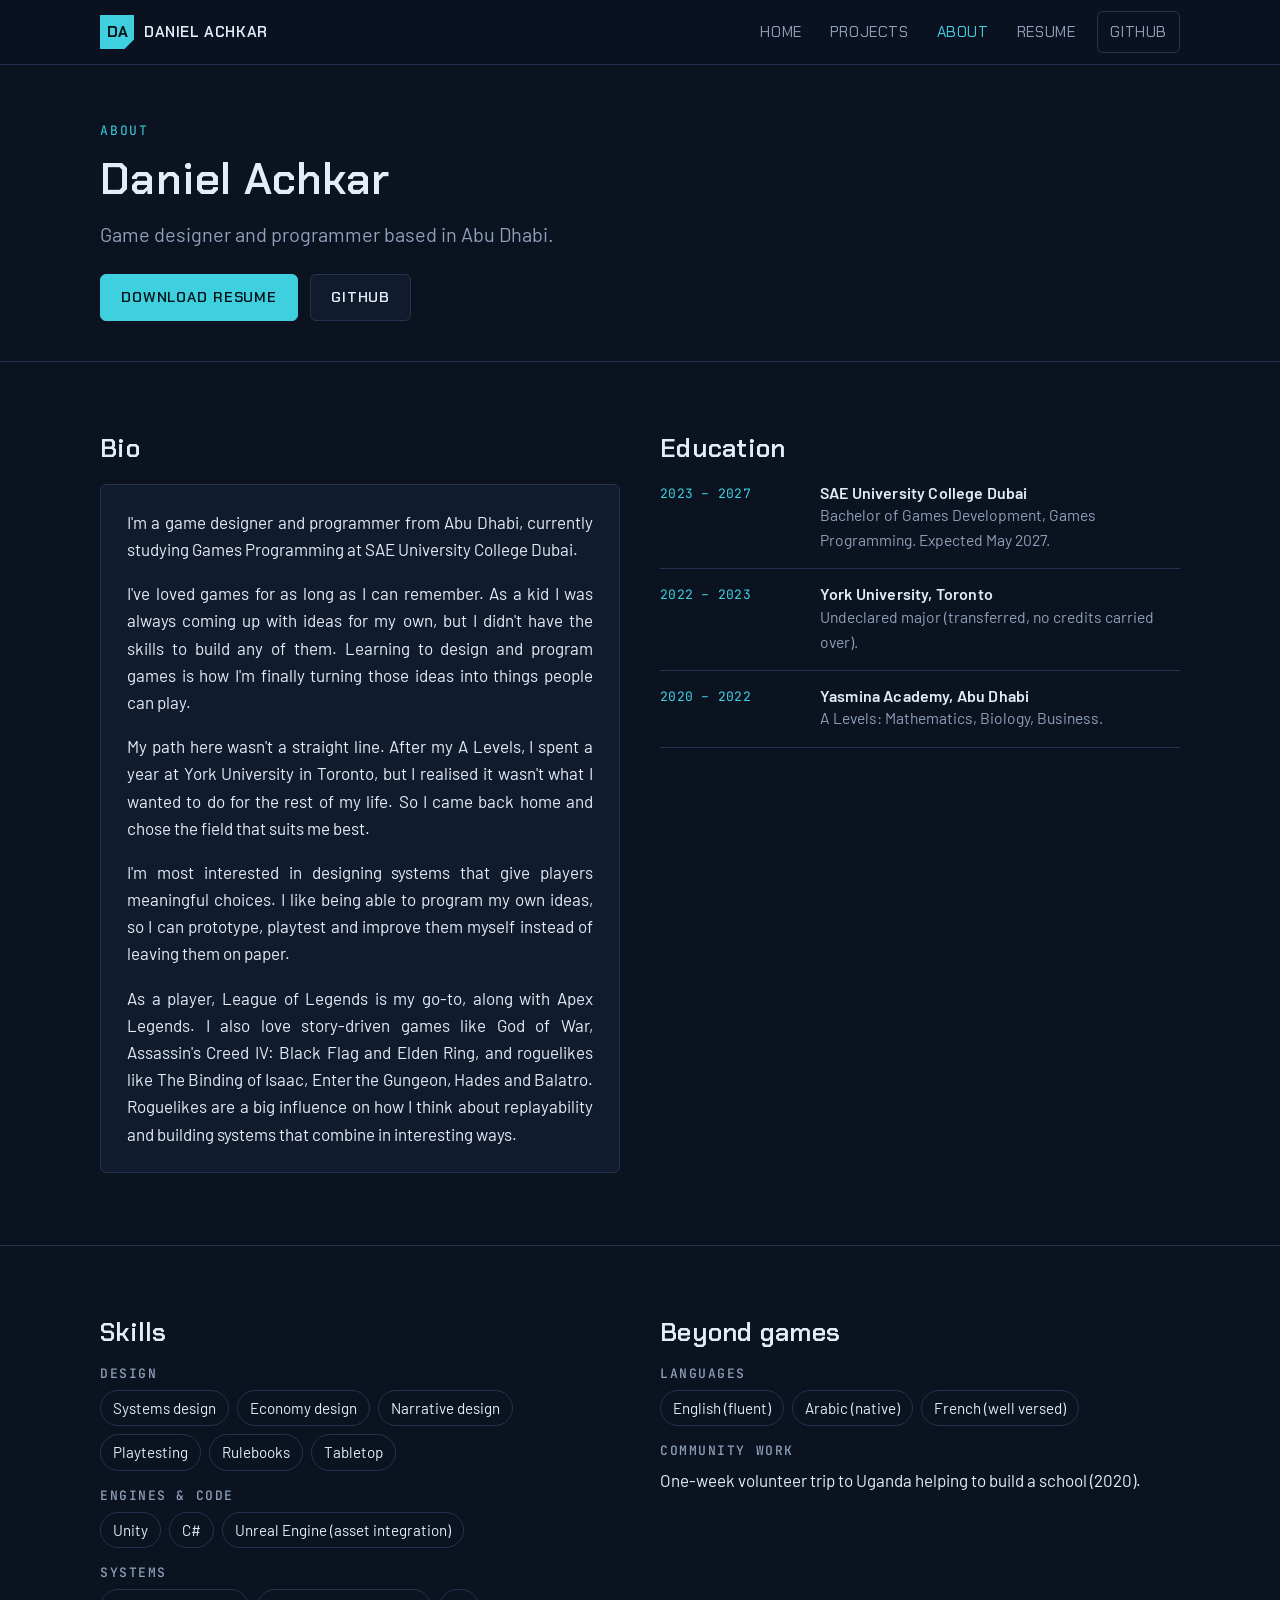
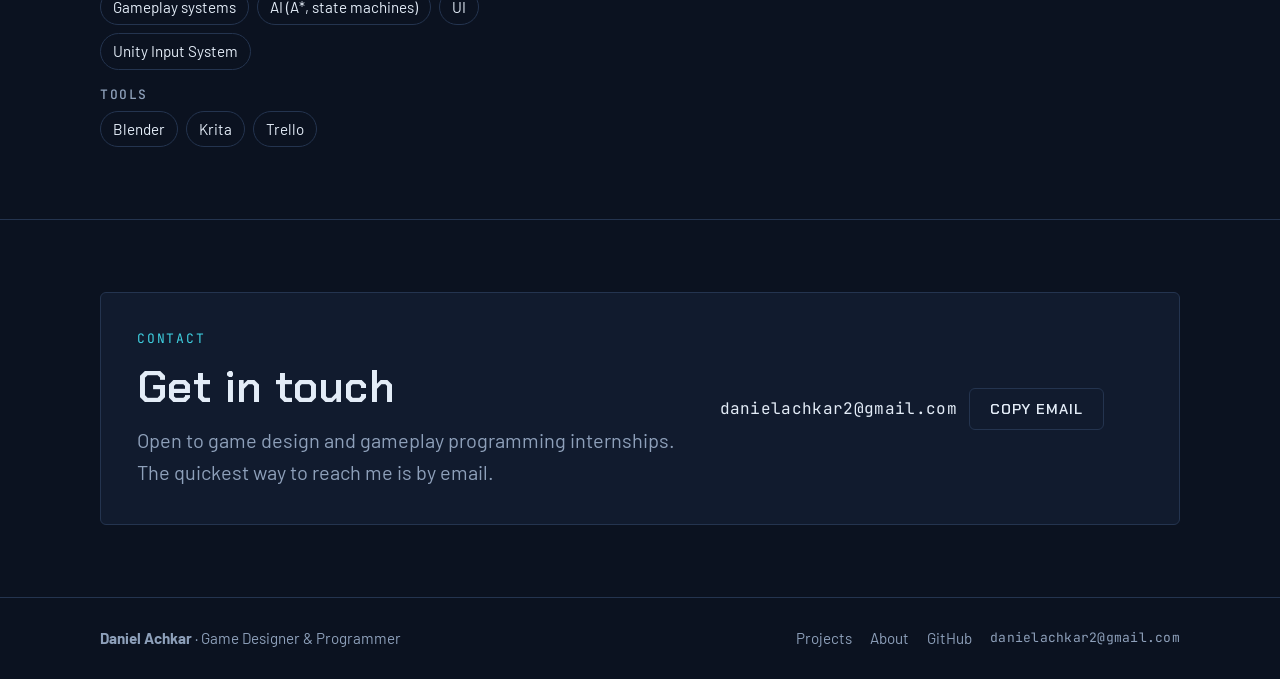
<file: about.html>
<!doctype html>
<html lang="en">
<head>
<meta charset="utf-8">
<meta name="viewport" content="width=device-width, initial-scale=1, viewport-fit=cover">
<title>About | Daniel Achkar</title>
<link rel="preconnect" href="https://fonts.googleapis.com">
<link rel="preconnect" href="https://fonts.gstatic.com" crossorigin>
<link rel="stylesheet" href="https://fonts.googleapis.com/css2?family=Barlow:wght@400;500;600&family=Chakra+Petch:wght@500;600;700&family=JetBrains+Mono:wght@400;500&display=swap">
<link rel="stylesheet" href="assets/css/style.css">
</head>
<body>
<div id="app" data-root="" data-page="about">
<main>
  <header class="page-head">
    <div class="wrap">
      <p class="eyebrow mono">About</p>
      <h1>Daniel Achkar</h1>
      <p class="lede">Game designer and programmer based in Abu Dhabi.</p>
      <div class="btn-row" style="margin-top:24px">
        <a class="btn primary" data-resume href="#" target="_blank" rel="noopener">Download resume</a>
        <a class="btn" data-github href="#" target="_blank" rel="noopener">GitHub</a>
      </div>
    </div>
  </header>

  <section class="section">
    <div class="wrap two-col">
      <div class="about-block">
        <h2>Bio</h2>
        <div class="bio">
          <p>I'm a game designer and programmer from Abu Dhabi, currently studying Games Programming at SAE University College Dubai.</p>
          <p>I've loved games for as long as I can remember. As a kid I was always coming up with ideas for my own, but I didn't have the skills to build any of them. Learning to design and program games is how I'm finally turning those ideas into things people can play.</p>
          <p>My path here wasn't a straight line. After my A Levels, I spent a year at York University in Toronto, but I realised it wasn't what I wanted to do for the rest of my life. So I came back home and chose the field that suits me best.</p>
          <p>I'm most interested in designing systems that give players meaningful choices. I like being able to program my own ideas, so I can prototype, playtest and improve them myself instead of leaving them on paper.</p>
          <p>As a player, League of Legends is my go-to, along with Apex Legends. I also love story-driven games like God of War, Assassin's Creed IV: Black Flag and Elden Ring, and roguelikes like The Binding of Isaac, Enter the Gungeon, Hades and Balatro. Roguelikes are a big influence on how I think about replayability and building systems that combine in interesting ways.</p>
        </div>
      </div>
      <div class="about-block">
        <h2>Education</h2>
        <ol class="timeline">
          <li><span class="when mono">2023 – 2027</span><div><h3>SAE University College Dubai</h3><p>Bachelor of Games Development, Games Programming. Expected May 2027.</p></div></li>
          <li><span class="when mono">2022 – 2023</span><div><h3>York University, Toronto</h3><p>Undeclared major (transferred, no credits carried over).</p></div></li>
          <li><span class="when mono">2020 – 2022</span><div><h3>Yasmina Academy, Abu Dhabi</h3><p>A Levels: Mathematics, Biology, Business.</p></div></li>
        </ol>
      </div>
    </div>
  </section>

  <section class="section">
    <div class="wrap two-col">
      <div class="about-block">
        <h2>Skills</h2>
        <div class="skill-groups">
          <div><h3>Design</h3><ul class="pill-list"><li>Systems design</li><li>Economy design</li><li>Narrative design</li><li>Playtesting</li><li>Rulebooks</li><li>Tabletop</li></ul></div>
          <div><h3>Engines &amp; code</h3><ul class="pill-list"><li>Unity</li><li>C#</li><li>Unreal Engine (asset integration)</li></ul></div>
          <div><h3>Systems</h3><ul class="pill-list"><li>Gameplay systems</li><li>AI (A*, state machines)</li><li>UI</li><li>Unity Input System</li></ul></div>
          <div><h3>Tools</h3><ul class="pill-list"><li>Blender</li><li>Krita</li><li>Trello</li></ul></div>
        </div>
      </div>
      <div class="about-block">
        <h2>Beyond games</h2>
        <div class="skill-groups">
          <div><h3>Languages</h3><ul class="pill-list"><li>English (fluent)</li><li>Arabic (native)</li><li>French (well versed)</li></ul></div>
          <div><h3>Community work</h3><p>One-week volunteer trip to Uganda helping to build a school (2020).</p></div>
        </div>
      </div>
    </div>
  </section>

  <section class="section">
    <div class="wrap">
      <div class="contact-box">
        <div>
          <p class="eyebrow mono">Contact</p>
          <h2>Get in touch</h2>
          <p class="lede">Open to game design and gameplay programming internships. The quickest way to reach me is by email.</p>
        </div>
        <div class="email-line">
          <span class="mono" data-email></span>
          <button class="btn" type="button" data-copy-email>Copy email</button>
        </div>
      </div>
    </div>
  </section>
</main>
</div>
<script src="assets/js/projects.js"></script>
<script src="assets/js/site.js"></script>
</body>
</html>
</file>
<file: assets/css/style.css>
/*
  Layout concept: a level-editor workspace. Deep blue-slate ground with a faint
  scene grid, projects shown as numbered level-select slots, and project pages
  laid out as a mission brief with a "project file" stat panel.
*/
:root {
  --bg: #0b1220;         /* deep blue-slate ground */
  --surface: #111b2e;    /* panels and cards */
  --surface-2: #17243b;  /* raised / hover */
  --line: #24344f;       /* borders, grid lines */
  --text: #e3ecf7;       /* main text */
  --muted: #8ea0ba;      /* secondary text */
  --accent: #3fd0e0;     /* cyan: links, focus, highlights */
  --accent-2: #7c8cff;   /* periwinkle: secondary highlight */
  --accent-ink: #04141a; /* text on cyan */

  --font-display: "Chakra Petch", "Segoe UI", system-ui, sans-serif;
  --font-body: "Barlow", "Segoe UI", system-ui, sans-serif;
  --font-mono: "JetBrains Mono", ui-monospace, "Cascadia Mono", Consolas, monospace;

  --step--1: 0.8125rem;
  --step-0: 1rem;
  --step-1: 1.25rem;
  --step-2: 1.6rem;
  --step-3: clamp(2rem, 4.5vw, 2.75rem);
  --step-4: clamp(2.5rem, 7vw, 4.5rem);

  --radius: 6px;
  --wrap: 1120px;
  color-scheme: dark;
}

* { box-sizing: border-box; }
html { scroll-behavior: smooth; }
@media (prefers-reduced-motion: reduce) { html { scroll-behavior: auto; } * { transition: none !important; animation: none !important; } }

body {
  margin: 0;
  background: var(--bg);
  color: var(--text);
  font-family: var(--font-body);
  font-size: 1.0625rem;
  line-height: 1.6;
  -webkit-font-smoothing: antialiased;
}
#app { min-height: 100vh; display: flex; flex-direction: column; }
main { flex: 1; }
img, video, iframe { max-width: 100%; display: block; }
a { color: var(--accent); text-decoration: none; }
a:hover { text-decoration: underline; text-underline-offset: 3px; }
:focus-visible { outline: 2px solid var(--accent); outline-offset: 3px; border-radius: 2px; }
h1, h2, h3 { font-family: var(--font-display); font-weight: 600; line-height: 1.15; margin: 0; text-wrap: balance; letter-spacing: 0.01em; }
p { margin: 0; }
.mono { font-family: var(--font-mono); font-size: var(--step--1); letter-spacing: 0.02em; }
.muted { color: var(--muted); }

.wrap { width: 100%; max-width: var(--wrap); margin-inline: auto; padding-inline: 20px; }

/* ---------- Header ---------- */
.site-header {
  position: sticky; top: env(safe-area-inset-top, 0px); z-index: 10;
  background: color-mix(in srgb, var(--bg) 88%, transparent);
  backdrop-filter: blur(8px);
  border-bottom: 1px solid var(--line);
}
.header-inner { display: flex; align-items: center; justify-content: space-between; gap: 16px; min-height: 64px; }
.brand { display: flex; align-items: center; gap: 10px; color: var(--text); }
.brand:hover { text-decoration: none; }
.brand-mark {
  display: grid; place-items: center; width: 34px; height: 34px;
  font-family: var(--font-display); font-weight: 700; font-size: 0.95rem;
  color: var(--accent-ink); background: var(--accent);
  clip-path: polygon(0 0, 100% 0, 100% 72%, 72% 100%, 0 100%);
}
.brand-name { font-family: var(--font-display); font-weight: 600; letter-spacing: 0.04em; text-transform: uppercase; font-size: 0.95rem; }
.main-nav { display: flex; align-items: center; gap: 4px; }
.main-nav a {
  color: var(--muted); padding: 8px 12px; border-radius: var(--radius);
  font-family: var(--font-display); font-size: 0.95rem; letter-spacing: 0.04em; text-transform: uppercase;
}
.main-nav a:hover { color: var(--text); background: var(--surface); text-decoration: none; }
.main-nav a[aria-current="page"] { color: var(--accent); }
.main-nav .nav-gh { border: 1px solid var(--line); margin-left: 6px; }
.menu-btn {
  display: none; background: var(--surface); color: var(--text); border: 1px solid var(--line);
  border-radius: var(--radius); padding: 8px 14px; font: inherit; font-family: var(--font-display);
  text-transform: uppercase; letter-spacing: 0.06em; font-size: 0.85rem; cursor: pointer;
}
@media (max-width: 720px) {
  .menu-btn { display: block; }
  .main-nav { display: none; position: absolute; left: 0; right: 0; top: 100%; flex-direction: column; align-items: stretch;
    background: var(--bg); border-bottom: 1px solid var(--line); padding: 8px 20px 16px; }
  .site-header.open .main-nav { display: flex; }
  .main-nav .nav-gh { margin-left: 0; }
}

/* ---------- Buttons ---------- */
.btn-row { display: flex; flex-wrap: wrap; gap: 12px; }
.btn {
  display: inline-flex; align-items: center; gap: 8px; padding: 11px 20px;
  font-family: var(--font-display); font-weight: 600; text-transform: uppercase; letter-spacing: 0.06em; font-size: 0.9rem;
  border-radius: var(--radius); border: 1px solid var(--line); color: var(--text); background: var(--surface); cursor: pointer;
}
.btn:hover { text-decoration: none; border-color: var(--accent); }
.btn.primary { background: var(--accent); color: var(--accent-ink); border-color: var(--accent); }
.btn.primary:hover { background: color-mix(in srgb, var(--accent) 85%, white); }

/* ---------- Sections ---------- */
.section { padding-block: 72px; }
.section + .section { border-top: 1px solid var(--line); }
.section-head { display: flex; align-items: end; justify-content: space-between; gap: 16px; flex-wrap: wrap; margin-bottom: 32px; }
.section-head h2 { font-size: var(--step-3); }
.eyebrow { color: var(--accent); text-transform: uppercase; letter-spacing: 0.14em; margin-bottom: 12px; }
.lede { color: var(--muted); font-size: var(--step-1); max-width: 62ch; }

/* ---------- Hero ---------- */
.hero {
  position: relative; padding-block: 88px 72px; overflow: hidden;
  background-image:
    linear-gradient(var(--line) 1px, transparent 1px),
    linear-gradient(90deg, var(--line) 1px, transparent 1px);
  background-size: 48px 48px;
  background-position: -1px -1px;
}
.hero::after {
  content: ""; position: absolute; inset: 0; pointer-events: none;
  background: radial-gradient(ellipse at 30% 40%, transparent 0%, var(--bg) 72%);
}
.hero .wrap { position: relative; z-index: 1; display: grid; grid-template-columns: minmax(0, 1fr); gap: 48px; align-items: center; }
.hero .wrap.has-photo { grid-template-columns: minmax(0, 1.5fr) minmax(0, 1fr); }
.hero-photo { margin: 0; justify-self: end; width: 100%; max-width: 340px; }
.hero-photo img { width: 100%; aspect-ratio: 4 / 5; object-fit: cover; border-radius: var(--radius); border: 1px solid var(--line); box-shadow: 0 0 0 1px color-mix(in srgb, var(--accent) 12%, transparent), 0 24px 48px -24px #000; }
.hero h1 { font-size: var(--step-4); font-weight: 700; text-transform: uppercase; letter-spacing: 0.02em; margin-bottom: 20px; }
.hero h1 span { color: var(--accent); }
.hero .lede { margin-bottom: 32px; }
@media (max-width: 860px) { .hero .wrap, .hero .wrap.has-photo { grid-template-columns: 1fr; } .hero-photo { justify-self: start; } .hero { padding-block: 56px 48px; } }

/* ---------- Project cards ---------- */
.grid { display: grid; grid-template-columns: repeat(auto-fill, minmax(min(100%, 420px), 1fr)); gap: 24px; }
.card {
  display: flex; flex-direction: column; background: var(--surface); border: 1px solid var(--line);
  border-radius: var(--radius); overflow: hidden; color: var(--text); transition: border-color .2s, transform .2s;
}
.card:hover { text-decoration: none; border-color: var(--accent); transform: translateY(-3px); }
.card-thumb { position: relative; aspect-ratio: 16 / 9; max-width: 100%; background: var(--surface-2); }
.card-thumb img { width: 100%; height: 100%; object-fit: cover; }
.thumb-ph {
  width: 100%; height: 100%; display: grid; place-items: center;
  background:
    linear-gradient(hsl(var(--h) 60% 50% / .12) 1px, transparent 1px) 0 0 / 24px 24px,
    linear-gradient(90deg, hsl(var(--h) 60% 50% / .12) 1px, transparent 1px) 0 0 / 24px 24px,
    linear-gradient(135deg, hsl(var(--h) 55% 22%), hsl(calc(var(--h) + 30) 50% 12%));
}
.thumb-ph span { font-family: var(--font-display); font-weight: 700; font-size: 3rem; letter-spacing: 0.06em; color: hsl(var(--h) 70% 75% / .9); }
.slot {
  position: absolute; top: 12px; left: 12px; padding: 3px 8px; border-radius: 3px;
  background: color-mix(in srgb, var(--bg) 80%, transparent); color: var(--accent); border: 1px solid var(--line);
}
.card-body { display: flex; flex-direction: column; gap: 12px; padding: 20px; flex: 1; }
.card-body h3 { font-size: var(--step-1); }
.card-body p { color: var(--muted); font-size: 0.98rem; }
.card-meta { display: grid; gap: 4px; margin: 4px 0 0; }
.card-meta div { display: flex; gap: 10px; }
.card-meta dt { color: var(--muted); width: 5.5rem; flex: none; text-transform: uppercase; }
.card-meta dd { margin: 0; color: var(--text); min-width: 0; }
.tags { display: flex; flex-wrap: wrap; gap: 6px; list-style: none; margin: auto 0 0; padding: 4px 0 0; }
.tags li {
  font-family: var(--font-mono); font-size: 0.72rem; text-transform: uppercase; letter-spacing: 0.08em;
  padding: 3px 8px; border-radius: 3px; color: var(--accent-2); background: color-mix(in srgb, var(--accent-2) 12%, transparent);
}

/* ---------- Filters ---------- */
.filters { display: flex; flex-wrap: wrap; gap: 8px; }
.chip {
  font-family: var(--font-mono); font-size: var(--step--1); text-transform: uppercase; letter-spacing: 0.08em;
  padding: 7px 14px; border-radius: 999px; border: 1px solid var(--line); background: transparent; color: var(--muted); cursor: pointer;
}
.chip:hover { color: var(--text); border-color: var(--muted); }
.chip[aria-pressed="true"] { background: var(--accent); color: var(--accent-ink); border-color: var(--accent); }
.toolbar { display: flex; justify-content: space-between; align-items: center; gap: 16px; flex-wrap: wrap; margin-bottom: 28px; }

/* ---------- Page header (inner pages) ---------- */
.page-head { padding-block: 56px 40px; border-bottom: 1px solid var(--line); }
.page-head h1 { font-size: var(--step-3); margin-bottom: 14px; }
.crumbs { display: flex; gap: 8px; color: var(--muted); margin-bottom: 20px; flex-wrap: wrap; }

/* ---------- Project page ---------- */
.project-layout { display: grid; grid-template-columns: minmax(0, 1fr) 300px; gap: 40px; align-items: start; padding-block: 40px 72px; }
@media (max-width: 900px) { .project-layout { grid-template-columns: 1fr; } .project-aside { order: -1; } }
.media { aspect-ratio: 16 / 9; max-width: 100%; border-radius: var(--radius); overflow: hidden; border: 1px solid var(--line); background: var(--surface); margin-bottom: 48px; }
.media iframe, .media video { width: 100%; height: 100%; border: 0; }
.media-ph {
  width: 100%; height: 100%; display: flex; flex-direction: column; align-items: center; justify-content: center; gap: 10px; text-align: center; padding: 16px;
  background: repeating-linear-gradient(-45deg, transparent 0 14px, color-mix(in srgb, var(--line) 45%, transparent) 14px 15px);
}
.media-ph small { color: var(--muted); }
.play { width: 64px; height: 64px; border-radius: 50%; border: 2px solid var(--accent); position: relative; }
.play::after { content: ""; position: absolute; left: 25px; top: 19px; border-left: 18px solid var(--accent); border-top: 13px solid transparent; border-bottom: 13px solid transparent; }

.project-aside { position: sticky; top: calc(env(safe-area-inset-top, 0px) + 84px); }
@media (max-width: 900px) { .project-aside { position: static; } }
.panel { background: var(--surface); border: 1px solid var(--line); border-radius: var(--radius); padding: 22px; }
.panel-title { color: var(--muted); text-transform: uppercase; letter-spacing: 0.14em; font-weight: 500; margin-bottom: 14px; font-size: var(--step--1); }
.panel dl { display: grid; gap: 10px; margin: 0 0 16px; }
.panel dl div { display: grid; grid-template-columns: 6.5rem minmax(0, 1fr); gap: 10px; }
.panel dt { color: var(--muted); text-transform: uppercase; }
.panel dd { margin: 0; }
.toc { margin-top: 16px; }
.toc ol { list-style: none; margin: 0; padding: 0; display: grid; gap: 2px; }
.toc a { display: block; padding: 6px 10px; border-radius: 4px; color: var(--muted); font-size: 0.95rem; }
.toc a:hover { background: var(--surface-2); color: var(--text); text-decoration: none; }

.content-section { margin-bottom: 48px; scroll-margin-top: 90px; }
.content-section h2 { font-size: var(--step-2); margin-bottom: 16px; display: flex; align-items: center; gap: 12px; }
.content-section h2::before { content: ""; width: 10px; height: 10px; background: var(--accent); flex: none; transform: rotate(45deg); }
.content-section p, .content-section li { max-width: 68ch; }
.content-section p + p { margin-top: 1em; }
.content-section ul, .content-section ol { padding-left: 1.2em; margin: 0.6em 0 0; }
.content-section h3 { font-size: var(--step-1); color: var(--text); margin: 28px 0 10px; }
.content-section h2 + h3, .content-section h2 + p { margin-top: 0; }
.content-section li::marker { color: var(--accent); }
.content-section strong { color: var(--text); font-weight: 600; }
.content-section li + li { margin-top: 6px; }

/* Placeholder blocks: replace each one with real content */
.todo {
  border: 1px dashed var(--line); border-radius: var(--radius); padding: 18px 20px; color: var(--muted);
  background: color-mix(in srgb, var(--surface) 60%, transparent);
}
.todo strong { color: var(--text); font-family: var(--font-mono); font-size: var(--step--1); text-transform: uppercase; letter-spacing: 0.08em; display: block; margin-bottom: 6px; font-weight: 500; }
.gallery { display: grid; grid-template-columns: repeat(auto-fill, minmax(min(100%, 220px), 1fr)); gap: 14px; }
.gallery figure { margin: 0; }
.gallery img { width: 100%; aspect-ratio: 16 / 10; object-fit: cover; border-radius: var(--radius); border: 1px solid var(--line); }
.shot-ph { aspect-ratio: 16 / 10; border: 1px dashed var(--line); border-radius: var(--radius); display: grid; place-items: center; color: var(--muted); }

.pager { display: grid; grid-template-columns: 1fr auto 1fr; gap: 16px; align-items: stretch; padding-block: 32px; border-top: 1px solid var(--line); }
.pager-link { display: flex; flex-direction: column; gap: 4px; padding: 16px 18px; background: var(--surface); border: 1px solid var(--line); border-radius: var(--radius); color: var(--text); min-width: 0; }
.pager-link span { color: var(--muted); }
.pager-link:hover { border-color: var(--accent); text-decoration: none; }
.pager-link.next { text-align: right; }
.pager-all { align-self: center; color: var(--muted); }
@media (max-width: 640px) { .pager { grid-template-columns: 1fr 1fr; } .pager-all { grid-column: 1 / -1; grid-row: 2; text-align: center; } }

/* ---------- About ---------- */
.two-col { display: grid; grid-template-columns: minmax(0, 1fr) minmax(0, 1fr); gap: 40px; }
@media (max-width: 800px) { .two-col { grid-template-columns: 1fr; } }
.timeline { list-style: none; margin: 0; padding: 0; display: grid; gap: 0; }
.timeline li { display: grid; grid-template-columns: 9rem minmax(0, 1fr); gap: 16px; padding: 16px 0; border-bottom: 1px solid var(--line); }
.timeline li:first-child { padding-top: 0; }
.timeline .when { color: var(--accent); }
.timeline h3 { font-size: var(--step-0); font-family: var(--font-body); font-weight: 600; }
.timeline p { color: var(--muted); font-size: 0.98rem; }
@media (max-width: 520px) { .timeline li { grid-template-columns: 1fr; gap: 4px; } }
.skill-groups { display: grid; gap: 18px; }
.skill-groups h3 { font-family: var(--font-mono); font-size: var(--step--1); color: var(--muted); text-transform: uppercase; letter-spacing: 0.12em; font-weight: 500; margin-bottom: 8px; }
.pill-list { display: flex; flex-wrap: wrap; gap: 8px; list-style: none; margin: 0; padding: 0; }
.pill-list li { padding: 5px 12px; border: 1px solid var(--line); border-radius: 999px; font-size: 0.95rem; }
.about-block h2 { font-size: var(--step-2); margin-bottom: 20px; }

/* ---------- Contact ---------- */
.contact-box { display: grid; grid-template-columns: minmax(0, 1.3fr) minmax(0, 1fr); gap: 32px; align-items: center; background: var(--surface); border: 1px solid var(--line); border-radius: var(--radius); padding: 36px; }
.contact-box h2 { font-size: var(--step-3); margin-bottom: 12px; }
.email-line { display: flex; flex-wrap: wrap; align-items: center; gap: 12px; }
.email-line .mono { font-size: 1rem; color: var(--text); user-select: all; overflow-wrap: anywhere; }
@media (max-width: 760px) { .contact-box { grid-template-columns: 1fr; padding: 24px; } }

/* ---------- Footer ---------- */
.site-footer { border-top: 1px solid var(--line); padding-block: 28px; color: var(--muted); font-size: 0.95rem; }
.footer-inner { display: flex; justify-content: space-between; gap: 16px; flex-wrap: wrap; }
.footer-links { display: flex; gap: 18px; flex-wrap: wrap; align-items: center; }
.footer-links a { color: var(--muted); }
.footer-links a:hover { color: var(--accent); }

.content-section ul + p, .content-section ol + p { margin-top: 0.9em; }

/* Tables inside project pages */
.table-wrap { overflow-x: auto; margin-top: 12px; border: 1px solid var(--line); border-radius: var(--radius); }
.table-wrap table { width: 100%; border-collapse: collapse; font-size: 0.98rem; min-width: 480px; }
.table-wrap th { text-align: left; font-family: var(--font-mono); font-size: var(--step--1); text-transform: uppercase; letter-spacing: 0.08em; font-weight: 500; color: var(--muted); background: var(--surface); padding: 12px 16px; border-bottom: 1px solid var(--line); }
.table-wrap td { padding: 12px 16px; vertical-align: top; border-bottom: 1px solid var(--line); }
.table-wrap tr:last-child td { border-bottom: 0; }
.table-wrap td:first-child { color: var(--muted); width: 42%; }

.bio p + p { margin-top: 1em; }
.bio { background: var(--surface); border: 1px solid var(--line); border-radius: var(--radius); padding: 24px 26px; }
.bio p { text-align: justify; hyphens: auto; -webkit-hyphens: auto; }

/* Previous / next links at the top of project pages */
.head-bar { display: flex; justify-content: space-between; align-items: center; gap: 12px; flex-wrap: wrap; margin-bottom: 20px; }
.head-bar .crumbs { margin-bottom: 0; }
.top-pager { display: flex; gap: 8px; }
.top-pager a { display: inline-flex; align-items: center; gap: 6px; padding: 6px 12px; border: 1px solid var(--line); border-radius: var(--radius); background: var(--surface); color: var(--muted); max-width: 16rem; }
.top-pager a span { overflow: hidden; text-overflow: ellipsis; white-space: nowrap; }
.top-pager a:hover { color: var(--text); border-color: var(--accent); text-decoration: none; }
@media (max-width: 560px) { .top-pager a span { display: none; } }
</file>
